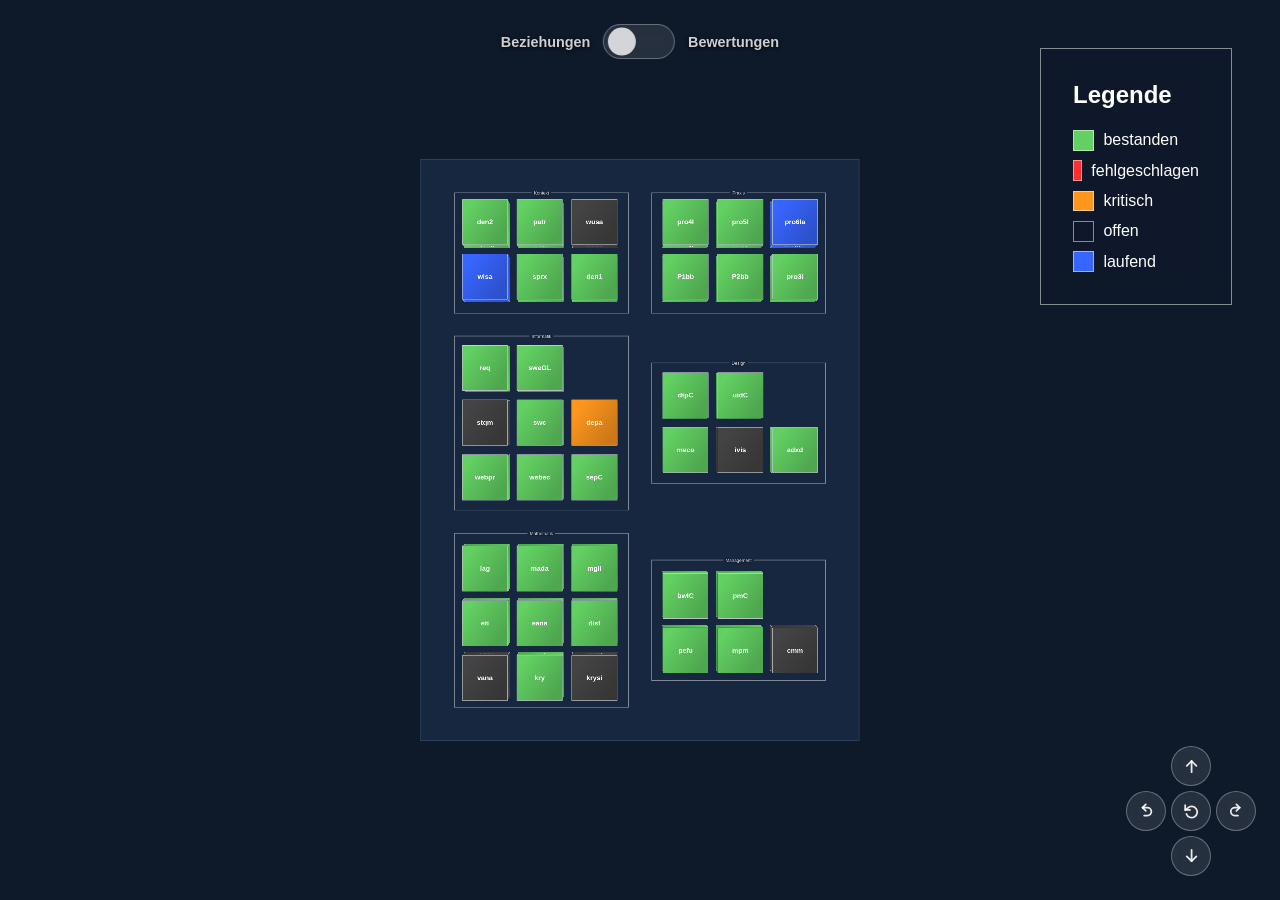
<file: src/index.html>
<!DOCTYPE html>

<html lang="de">

<head>
  <title>Vanilla 3D Web</title>
	<meta charset="utf-8">
	<meta name="description" content="">
	<meta name="keywords" content="">
	<meta name="author" content="">
	<meta name="publisher" content="">
	<meta name="robots" content="index, follow">
	<meta http-equiv="X-UA-Compatible" content="IE=edge">
	<meta name="viewport" content="width=device-width, initial-scale=1">
	<!-- -->
	<link rel="stylesheet" type="text/css" href="style.css">
</head>

<body>
  <svg id="svg-overlay" aria-hidden="true">
    <defs>
      <!-- Repeating vertical band that scrolls upward (bottom → top), giving
           connector strokes a flowing "liquid" gradient instead of dashes. -->
      <linearGradient id="connector-gradient" gradientUnits="userSpaceOnUse" x1="0" y1="0" x2="0" y2="150" spreadMethod="repeat">
        <stop offset="0%"   stop-color="#FFD600" stop-opacity="0.6" />
        <stop offset="50%"  stop-color="#FFFDE7" stop-opacity="1" />
        <stop offset="100%" stop-color="#FFD600" stop-opacity="0.6" />
        <animateTransform attributeName="gradientTransform" type="translate" from="0 0" to="0 -150" dur="2.5s" repeatCount="indefinite" />
      </linearGradient>
    </defs>
  </svg>
  
  <div id="legend">
    <h5>Legende</h5>
    <div class="items-container">
      <div class="item"><div class="color-box" data-status="passed"></div><p>bestanden</p></div>
      <div class="item"><div class="color-box" data-status="failed"></div><p>fehlgeschlagen</p></div>
      <div class="item"><div class="color-box" data-status="critical"></div><p>kritisch</p></div>
      <div class="item"><div class="color-box" data-status="open"></div><p>offen</p></div>
      <div class="item"><div class="color-box" data-status="ongoing"></div><p>laufend</p></div>
    </div>
  </div>

  <div id="view-selector">
    <p>Beziehungen</p>
    <input id="switch" type="checkbox">
    <label for="switch"></label>
    <p>Bewertungen</p>
  </div>

  <div id="scene"></div>

  <script type="module" src="main.js"></script>

</body>
</html>
</file>
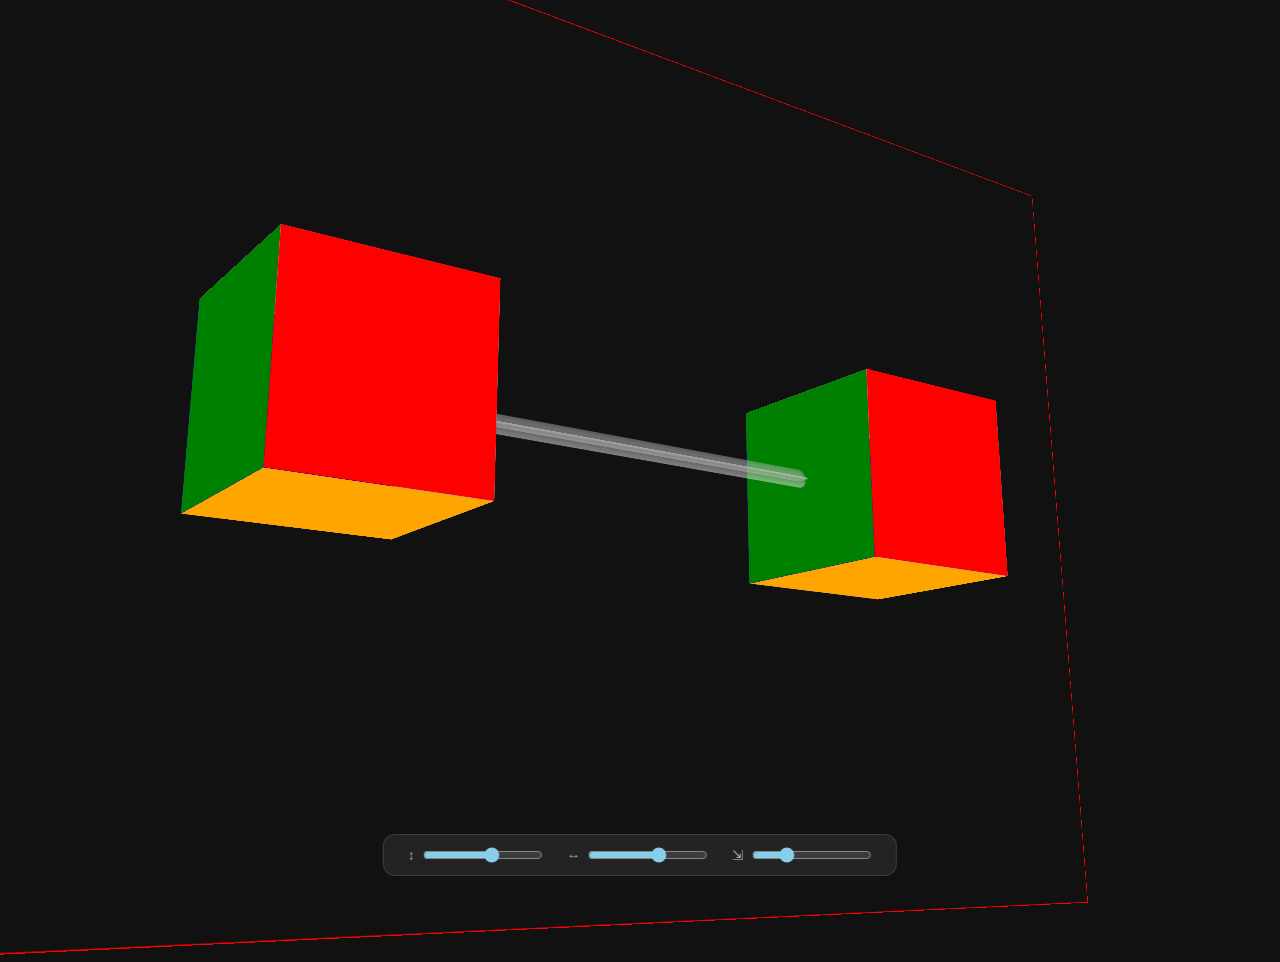
<file: playground/connection/index.html>
<!DOCTYPE html>

<html lang="de">

<head>
	<title>3D-Würfel</title>
	<meta charset="utf-8">
	<!-- -->
	<link rel="stylesheet" type="text/css" href="style.css">
	<link rel="stylesheet" type="text/css" href="">
	<link rel="stylesheet" type="text/css" href="">
	<link rel="stylesheet" type="text/css" href="">
</head>

<body>

	<div class="scene">
        <div class="cube cube--one">
            <div class="cube_face cube_face--front"></div>
            <div class="cube_face cube_face--back"></div>
            <div class="cube_face cube_face--right"></div>
            <div class="cube_face cube_face--left"></div>
            <div class="cube_face cube_face--top"></div>
            <div class="cube_face cube_face--bottom"></div>
        </div>
        <div class="connector">
            <div class="cylinder"></div>
            <div class="cylinder cylinder--top"></div>
        </div>
        <div class="cube cube--two">
            <div class="cube_face cube_face--front"></div>
            <div class="cube_face cube_face--back"></div>
            <div class="cube_face cube_face--right"></div>
            <div class="cube_face cube_face--left"></div>
            <div class="cube_face cube_face--top"></div>
            <div class="cube_face cube_face--bottom"></div>
        </div>
    </div>

<div id="controls">
  <label>↕ <input type="range" data-prop="rx"   min="-85"  max="85"  value="15"  step="1"></label>
  <label>↔ <input type="range" data-prop="ry"   min="-180" max="180" value="35"  step="1"></label>
  <label>⇲ <input type="range" data-prop="zoom" min="0.3"  max="3"   value="1"   step="0.05"></label>
</div>

<script>
  document.querySelectorAll('#controls input[data-prop]').forEach(input => {
    input.addEventListener('input', () => {
      document.documentElement.style.setProperty(`--${input.dataset.prop}`, input.value);
    });
  });
</script>

</body>

</html>
</file>
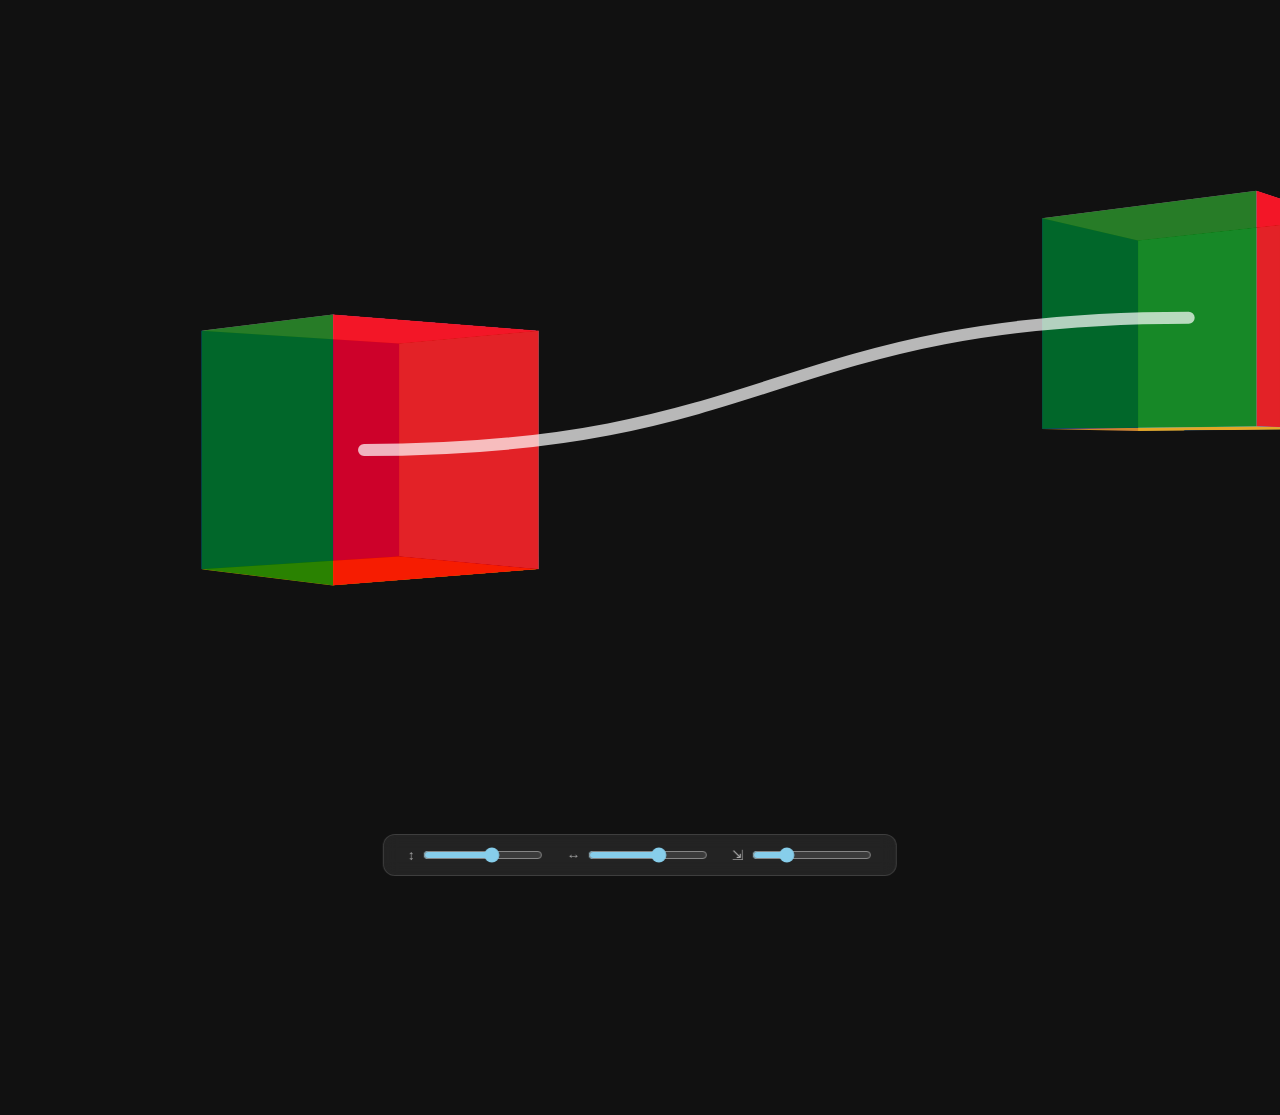
<file: playground/connector-svg-overlay/index.html>
<!DOCTYPE html>

<html lang="de">

<head>
	<title>3D-Würfel</title>
	<meta charset="utf-8">
	<link rel="stylesheet" type="text/css" href="style.css">
</head>

<body>

	<svg id="svg-overlay" aria-hidden="true">
		<path id="connector-path" fill="none" stroke="#fff" stroke-width="12"
			stroke-linecap="round" opacity="0.7"/>
	</svg>

	<div class="scene">
        <div class="cube cube--one">
            <div class="cube_face cube_face--front"></div>
            <div class="cube_face cube_face--back"></div>
            <div class="cube_face cube_face--right"></div>
            <div class="cube_face cube_face--left"></div>
            <div class="cube_face cube_face--top"></div>
            <div class="cube_face cube_face--bottom"></div>
        </div>
        <div class="cube cube--two">
            <div class="cube_face cube_face--front"></div>
            <div class="cube_face cube_face--back"></div>
            <div class="cube_face cube_face--right"></div>
            <div class="cube_face cube_face--left"></div>
            <div class="cube_face cube_face--top"></div>
            <div class="cube_face cube_face--bottom"></div>
        </div>
    </div>

<div id="controls">
  <label>↕ <input type="range" data-prop="rx"   min="-85"  max="85"  value="15"  step="1"></label>
  <label>↔ <input type="range" data-prop="ry"   min="-180" max="180" value="35"  step="1"></label>
  <label>⇲ <input type="range" data-prop="zoom" min="0.3"  max="3"   value="1"   step="0.05"></label>
</div>

<script>
  // controls
  document.querySelectorAll('#controls input[data-prop]').forEach(input => {
    input.addEventListener('input', () => {
      document.documentElement.style.setProperty(`--${input.dataset.prop}`, input.value);
      updateConnector();
    });
  });

  const path = document.getElementById('connector-path');
  const cube1 = document.querySelector('.cube--one');
  const cube2 = document.querySelector('.cube--two');

  function getCenterOnScreen(el) {
    const r = el.getBoundingClientRect();
    return { x: r.left + r.width / 2, y: r.top + r.height / 2 };
  }

  function updateConnector() {
    const a = getCenterOnScreen(cube1);
    const b = getCenterOnScreen(cube2);

    // Kubische Bézier: Kontrollpunkte horizontal versetzt für S-Kurve
    const dx = (b.x - a.x) * 0.5;
    const cp1 = { x: a.x + dx, y: a.y };
    const cp2 = { x: b.x - dx, y: b.y };

    path.setAttribute('d',
      `M ${a.x} ${a.y} C ${cp1.x} ${cp1.y}, ${cp2.x} ${cp2.y}, ${b.x} ${b.y}`
    );
  }

  window.addEventListener('resize', updateConnector);

  requestAnimationFrame(updateConnector);
</script>

</body>

</html>
</file>
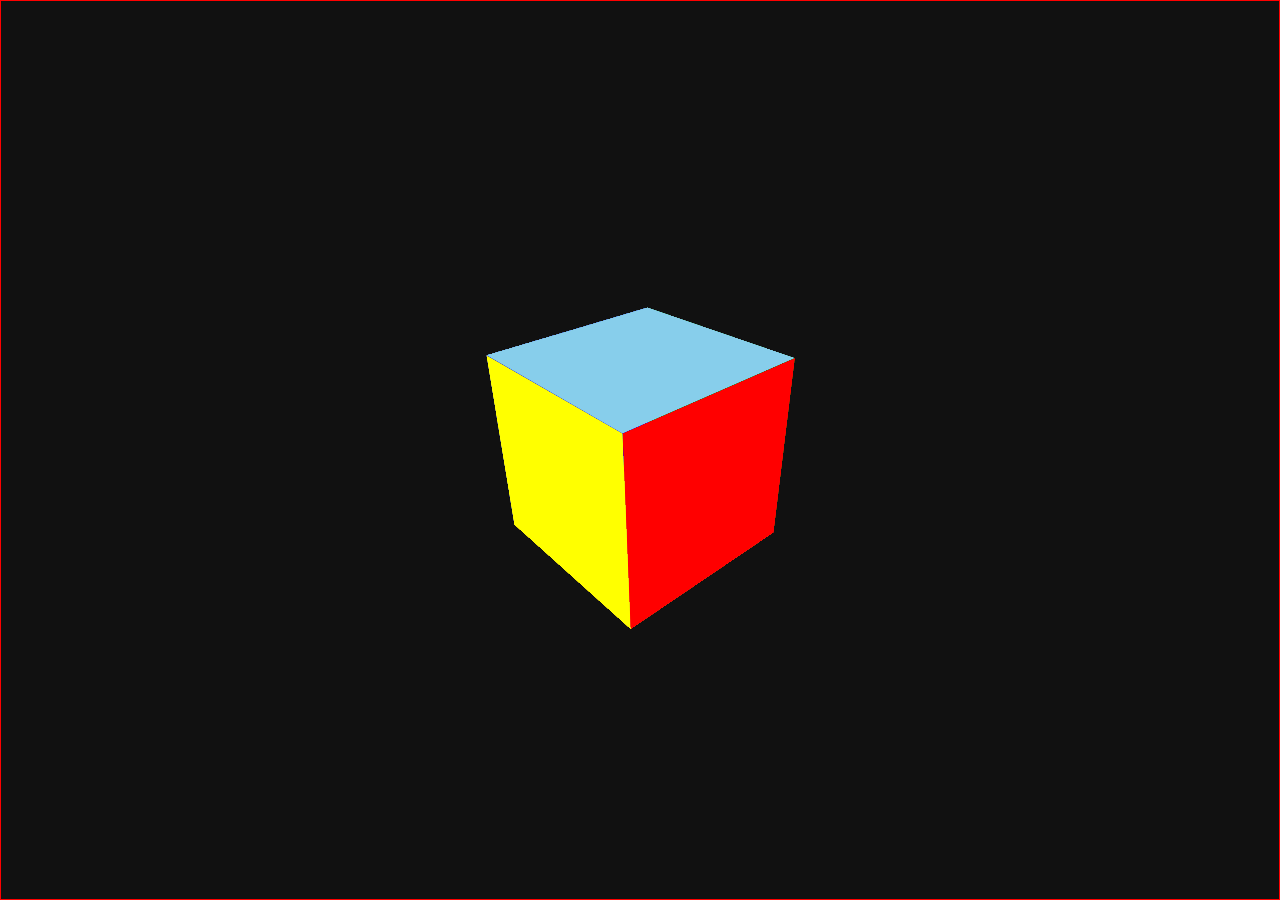
<file: playground/cube/index.html>
<!DOCTYPE html>

<html lang="de">

<head>
	<title>3D-Würfel</title>
	<meta charset="utf-8">
	<!-- -->
	<link rel="stylesheet" type="text/css" href="style.css">
	<link rel="stylesheet" type="text/css" href="">
	<link rel="stylesheet" type="text/css" href="">
	<link rel="stylesheet" type="text/css" href="">
</head>

<body>

	<div class="scene">
        <div class="cube">
            <div class="cube_face cube_face--front"></div>
            <div class="cube_face cube_face--back"></div>
            <div class="cube_face cube_face--right"></div>
            <div class="cube_face cube_face--left"></div>
            <div class="cube_face cube_face--top"></div>
            <div class="cube_face cube_face--bottom"></div>
        </div>
    </div>

</body>

</html>
</file>
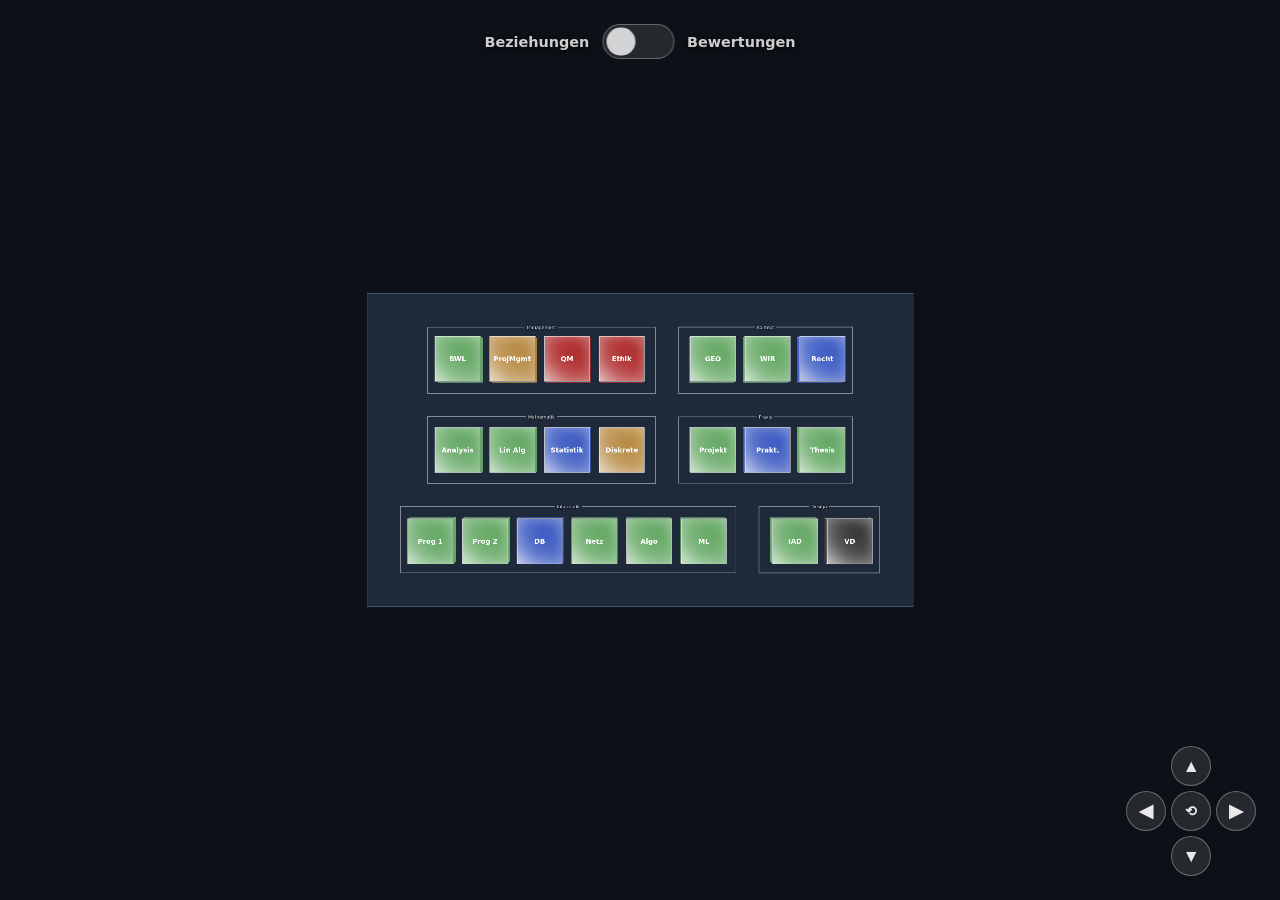
<file: playground/dependency-grade-views/index.html>
<!DOCTYPE html>
<html lang="en">
<head>
  <meta charset="UTF-8" />
  <meta name="viewport" content="width=device-width, initial-scale=1.0" />
  <title>Dependency / Grade Views — Module Groups</title>
  <link rel="stylesheet" href="style.css" />
</head>
<body>
  <svg id="svg-overlay" aria-hidden="true">
    <defs>
      <!-- Repeating vertical band that scrolls upward (bottom → top), giving
           connector strokes a flowing "liquid" gradient instead of dashes. -->
      <linearGradient id="connector-gradient" gradientUnits="userSpaceOnUse" x1="0" y1="0" x2="0" y2="150" spreadMethod="repeat">
        <stop offset="0%"   stop-color="#FFD600" stop-opacity="0.6" />
        <stop offset="50%"  stop-color="#FFFDE7" stop-opacity="1" />
        <stop offset="100%" stop-color="#FFD600" stop-opacity="0.6" />
        <animateTransform attributeName="gradientTransform" type="translate" from="0 0" to="0 -150" dur="2.5s" repeatCount="indefinite" />
      </linearGradient>
    </defs>
  </svg>
  <div id="view-selector">
    <p>Beziehungen</p>
    <input id="switch" type="checkbox">
    <label for="switch"></label>
    <p>Bewertungen</p>
  </div>
  <div id="scene"></div>
  <script type="module" src="src/main.js"></script>
</body>
</html>
</file>
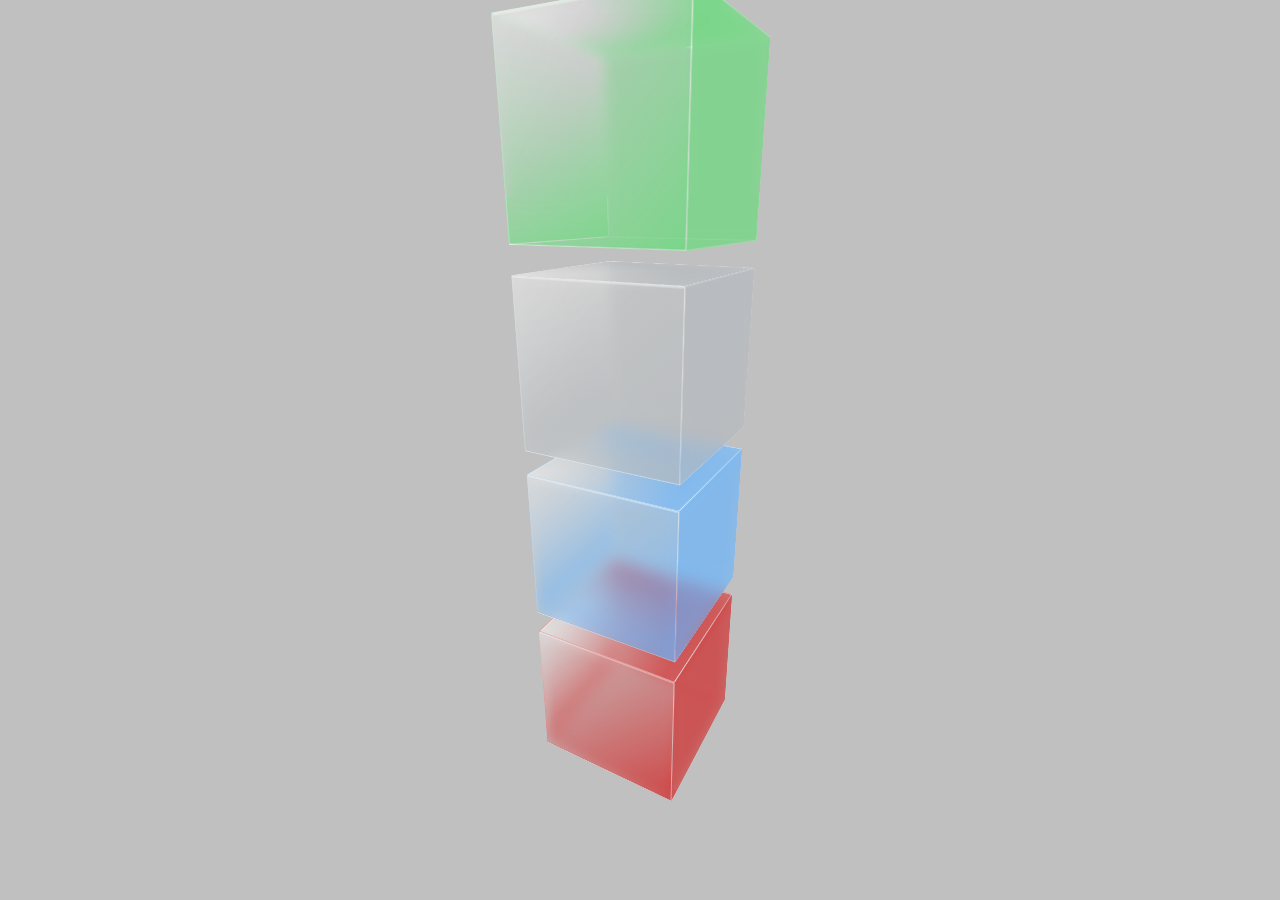
<file: playground/glass-cube/index.html>
<!DOCTYPE html>
<html lang="en">
<head>
  <meta charset="UTF-8" />
  <meta name="viewport" content="width=device-width, initial-scale=1.0" />
  <title>Glass Cube</title>
  <link rel="stylesheet" href="style.css" />
</head>
<body>
  <div class="scene">

    <div class="stack">

      <div class="cube light-green">
        <div class="cube_face cube_face--front"></div>
        <div class="cube_face cube_face--back"></div>
        <div class="cube_face cube_face--right"></div>
        <div class="cube_face cube_face--left"></div>
        <div class="cube_face cube_face--top"></div>
        <div class="cube_face cube_face--bottom"></div>
      </div>

      <div class="cube light-blue">
        <div class="cube_face cube_face--front"></div>
        <div class="cube_face cube_face--back"></div>
        <div class="cube_face cube_face--right"></div>
        <div class="cube_face cube_face--left"></div>
        <div class="cube_face cube_face--top"></div>
        <div class="cube_face cube_face--bottom"></div>
      </div>

      <div class="cube dark-blue">
        <div class="cube_face cube_face--front"></div>
        <div class="cube_face cube_face--back"></div>
        <div class="cube_face cube_face--right"></div>
        <div class="cube_face cube_face--left"></div>
        <div class="cube_face cube_face--top"></div>
        <div class="cube_face cube_face--bottom"></div>
      </div>

      <div class="cube dark-orange">
        <div class="cube_face cube_face--front"></div>
        <div class="cube_face cube_face--back"></div>
        <div class="cube_face cube_face--right"></div>
        <div class="cube_face cube_face--left"></div>
        <div class="cube_face cube_face--top"></div>
        <div class="cube_face cube_face--bottom"></div>
      </div>

    </div>
  </div>
  <script src="controls.js"></script>
</body>
</html>
</file>
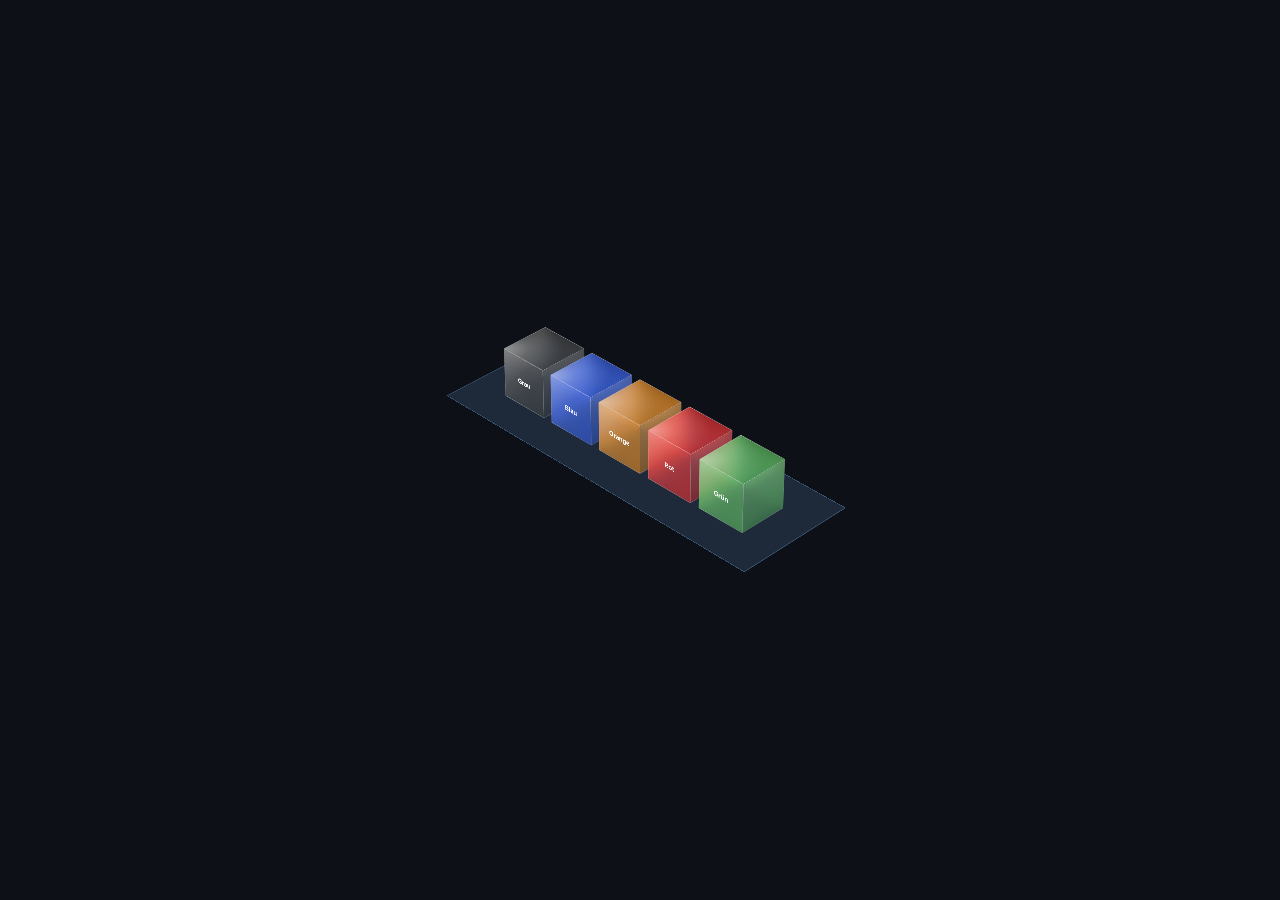
<file: playground/glow/index.html>
<!DOCTYPE html>

<html lang="en">

<head>
    <meta charset="UTF-8" />
    <meta name="viewport" content="width=device-width, initial-scale=1.0" />
    <title>Glow-Effect</title>
    <link rel="preconnect" href="https://fonts.googleapis.com">
	<link rel="preconnect" href="https://fonts.gstatic.com" crossorigin>
	<link href="https://fonts.googleapis.com/css2?family=Inter:ital,opsz,wght@0,14..32,100..900;1,14..32,100..900&display=swap" rel="stylesheet">
    <link rel="stylesheet" href="style.css" />
</head>

<body>
    <div id="scene"></div>
    <script type="module" src="script.js"></script>
</body>
</html>
</file>
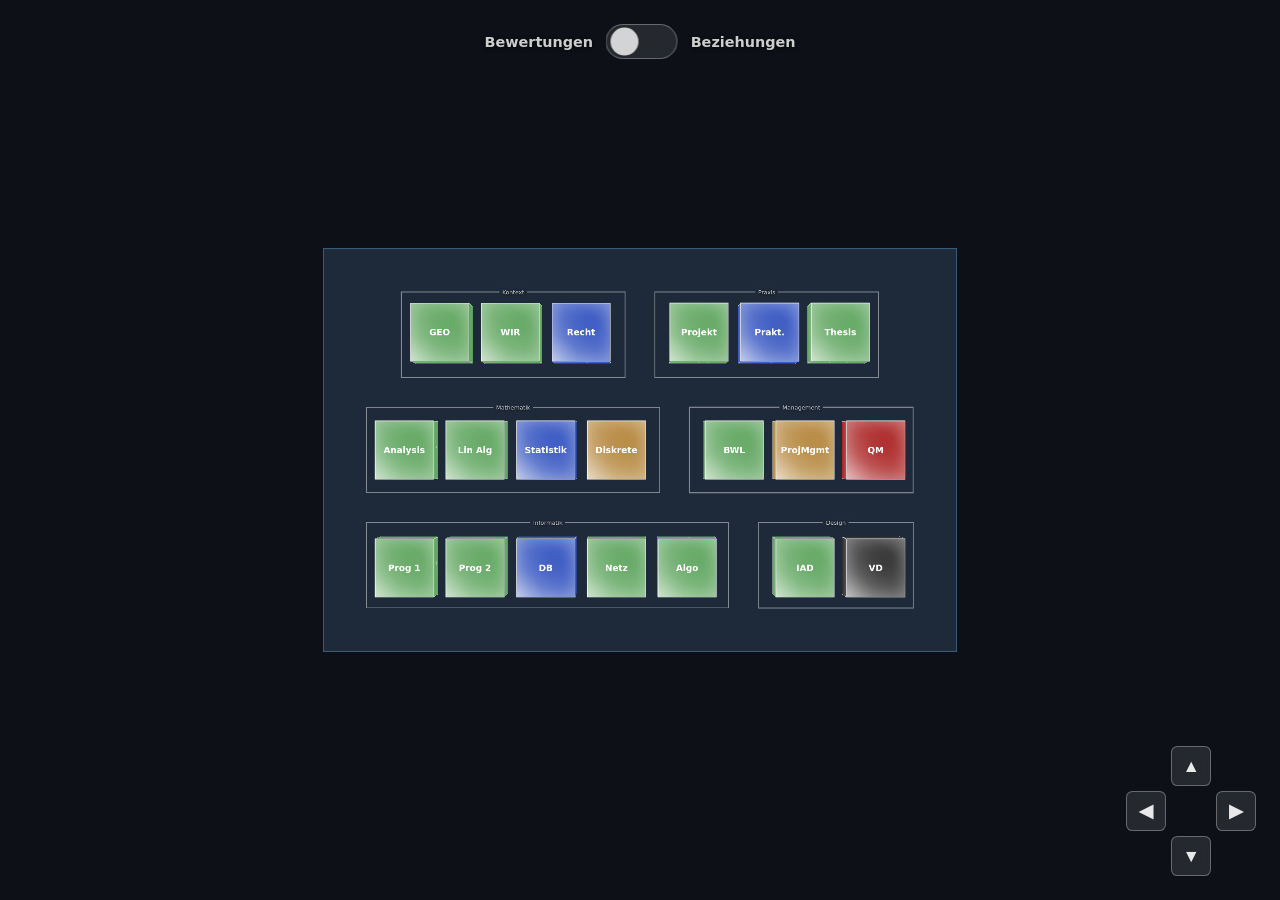
<file: playground/groundlayer/index.html>
<!DOCTYPE html>
<html lang="en">
<head>
  <meta charset="UTF-8" />
  <meta name="viewport" content="width=device-width, initial-scale=1.0" />
  <title>Ground Layer — Module Groups</title>
  <link rel="stylesheet" href="style.css" />
</head>
<body>
  <svg id="svg-overlay" aria-hidden="true">
    <defs>
      <!-- Repeating vertical band that scrolls upward (bottom → top), giving
           connector strokes a flowing "liquid" gradient instead of dashes. -->
      <linearGradient id="connector-gradient" gradientUnits="userSpaceOnUse" x1="0" y1="0" x2="0" y2="60" spreadMethod="repeat">
        <stop offset="0%"   stop-color="#FFD600" stop-opacity="0.6" />
        <stop offset="50%"  stop-color="#FFFDE7" stop-opacity="1" />
        <stop offset="100%" stop-color="#FFD600" stop-opacity="0.6" />
        <animateTransform attributeName="gradientTransform" type="translate" from="0 0" to="0 -60" dur="1s" repeatCount="indefinite" />
      </linearGradient>
    </defs>
  </svg>
  <div id="view-selector">
    <p>Bewertungen</p>
    <input id="switch" type="checkbox">
    <label for="switch"></label>
    <p>Beziehungen</p>
  </div>
  <div id="scene"></div>
  <script type="module" src="src/main.js"></script>
</body>
</html>
</file>
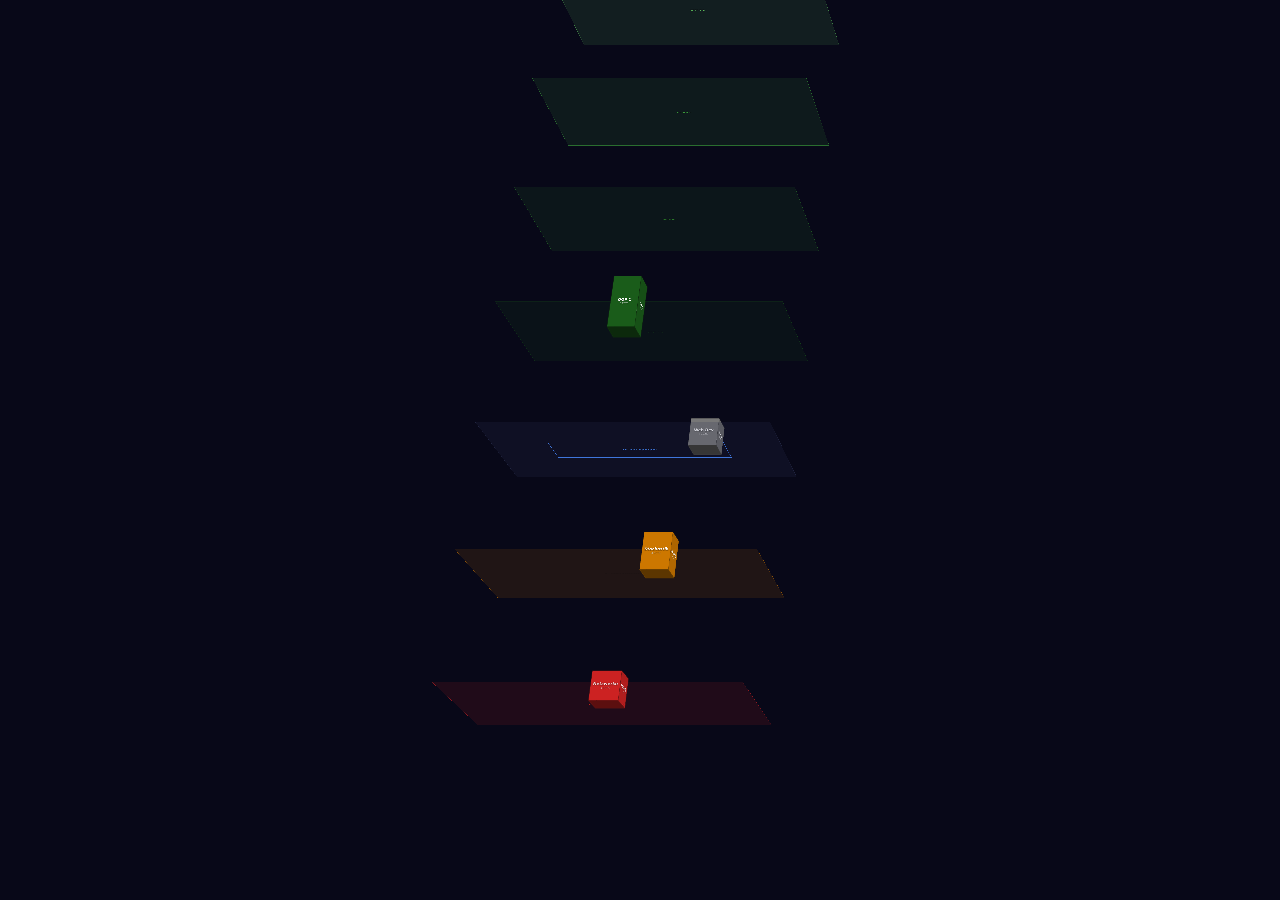
<file: playground/module-plan/index.html>
<!DOCTYPE html>
<html lang="de">
<head>
  <meta charset="UTF-8" />
  <meta name="viewport" content="width=device-width, initial-scale=1.0" />
  <title>Modulplan 3D</title>
  <link rel="stylesheet" href="style.css" />
</head>
<body>
  <div id="scene"></div>
  <script type="module" src="src/main.js"></script>
</body>
</html>
</file>
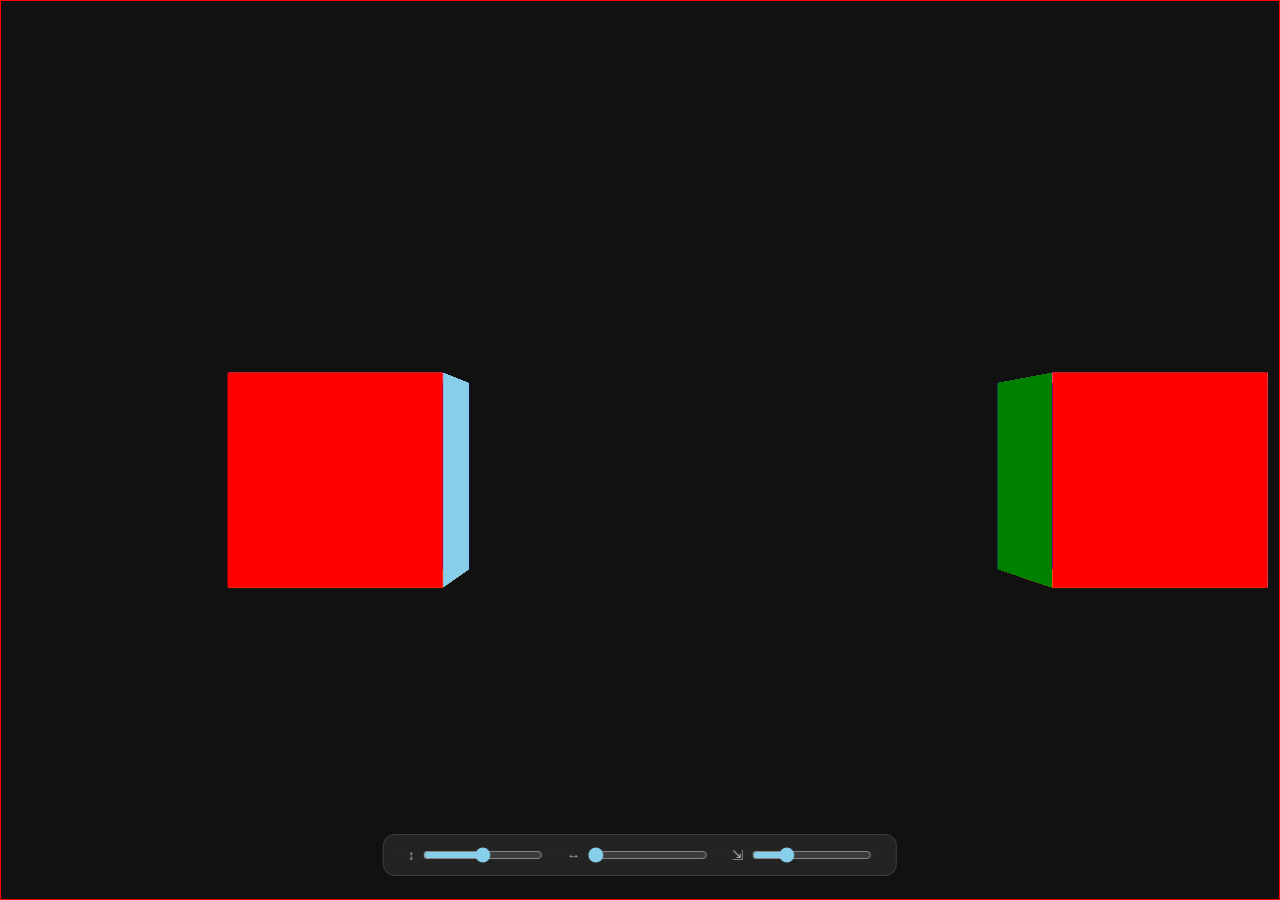
<file: playground/moving/index.html>
<!DOCTYPE html>

<html lang="de">

<head>
	<title>3D-Würfel</title>
	<meta charset="utf-8">
	<!-- -->
	<link rel="stylesheet" type="text/css" href="style.css">
	<link rel="stylesheet" type="text/css" href="">
	<link rel="stylesheet" type="text/css" href="">
	<link rel="stylesheet" type="text/css" href="">
</head>

<body>

	<div class="scene">
    <div class="cube cube--one">
      <div class="cube_face cube_face--front"></div>
      <div class="cube_face cube_face--back"></div>
      <div class="cube_face cube_face--right"></div>
      <div class="cube_face cube_face--left"></div>
      <div class="cube_face cube_face--top"></div>
      <div class="cube_face cube_face--bottom"></div>
    </div>
    <!--<div class="connector">
      <div class="cylinder"></div>
      <div class="cylinder cylinder--top"></div>
    </div>-->
    <div class="cube cube--two">
      <div class="cube_face cube_face--front"></div>
      <div class="cube_face cube_face--back"></div>
      <div class="cube_face cube_face--right"></div>
      <div class="cube_face cube_face--left"></div>
      <div class="cube_face cube_face--top"></div>
      <div class="cube_face cube_face--bottom"></div>
    </div>
  </div>

  <div id="controls">
    <label>↕ <input type="range" data-prop="rx"   min="-85"  max="85"  value="0"  step="1"></label>
    <label>↔ <input type="range" data-prop="ry"   min="0" max="360" value="0"  step="1"></label>
    <label>⇲ <input type="range" data-prop="zoom" min="0.3"  max="3"   value="1"   step="0.05"></label>
  </div>

  <script type="text/javascript" src="script.js"></script>

</body>

</html>
</file>
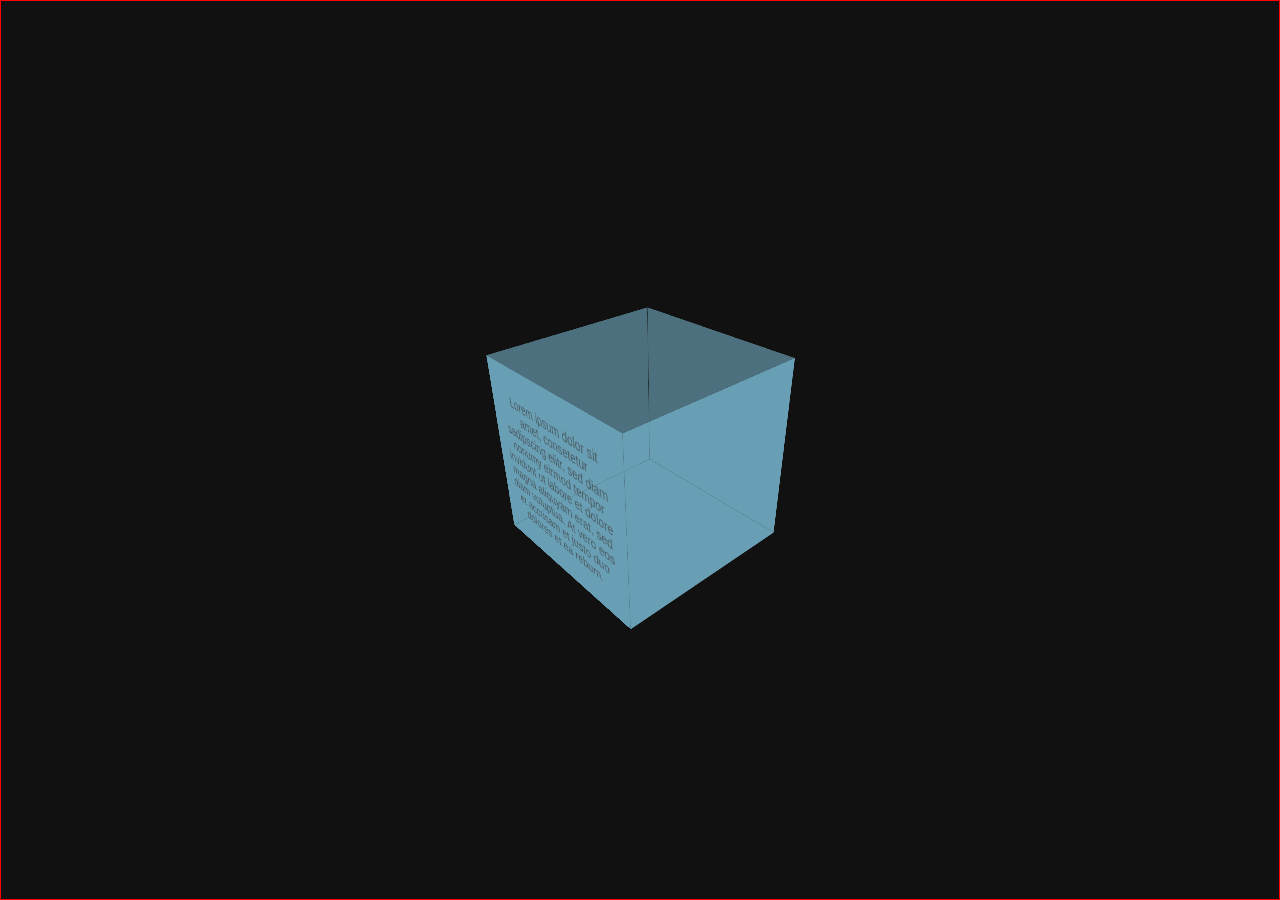
<file: playground/surface/index.html>
<!DOCTYPE html>

<html lang="de">

<head>
	<title>3D-Würfel</title>
	<meta charset="utf-8">
	<!-- -->
	<link rel="stylesheet" type="text/css" href="style.css">
	<link rel="stylesheet" type="text/css" href="">
	<link rel="stylesheet" type="text/css" href="">
	<link rel="stylesheet" type="text/css" href="">
</head>

<body>

	<div class="scene">
        <div class="cube">
            <div class="cube_face cube_face--front cube_face--video">
                <video autoplay muted loop>
                    <source src="https://www.pexels.com/download/video/8855044/" type="video/mp4">
                </video>
            </div>
            <div class="cube_face cube_face--back"></div>
            <div class="cube_face cube_face--right"></div>
            <div class="cube_face cube_face--left cube_face--text">
                <p>Lorem ipsum dolor sit amet, consetetur sadipscing elitr, sed diam nonumy eirmod tempor invidunt ut labore et dolore magna aliquyam erat, sed diam voluptua. At vero eos et accusam et justo duo dolores et ea rebum.</p>
            </div>
            <div class="cube_face cube_face--top cube_face--photo"></div>
            <div class="cube_face cube_face--bottom"></div>
        </div>
    </div>

    

</body>

</html>
</file>
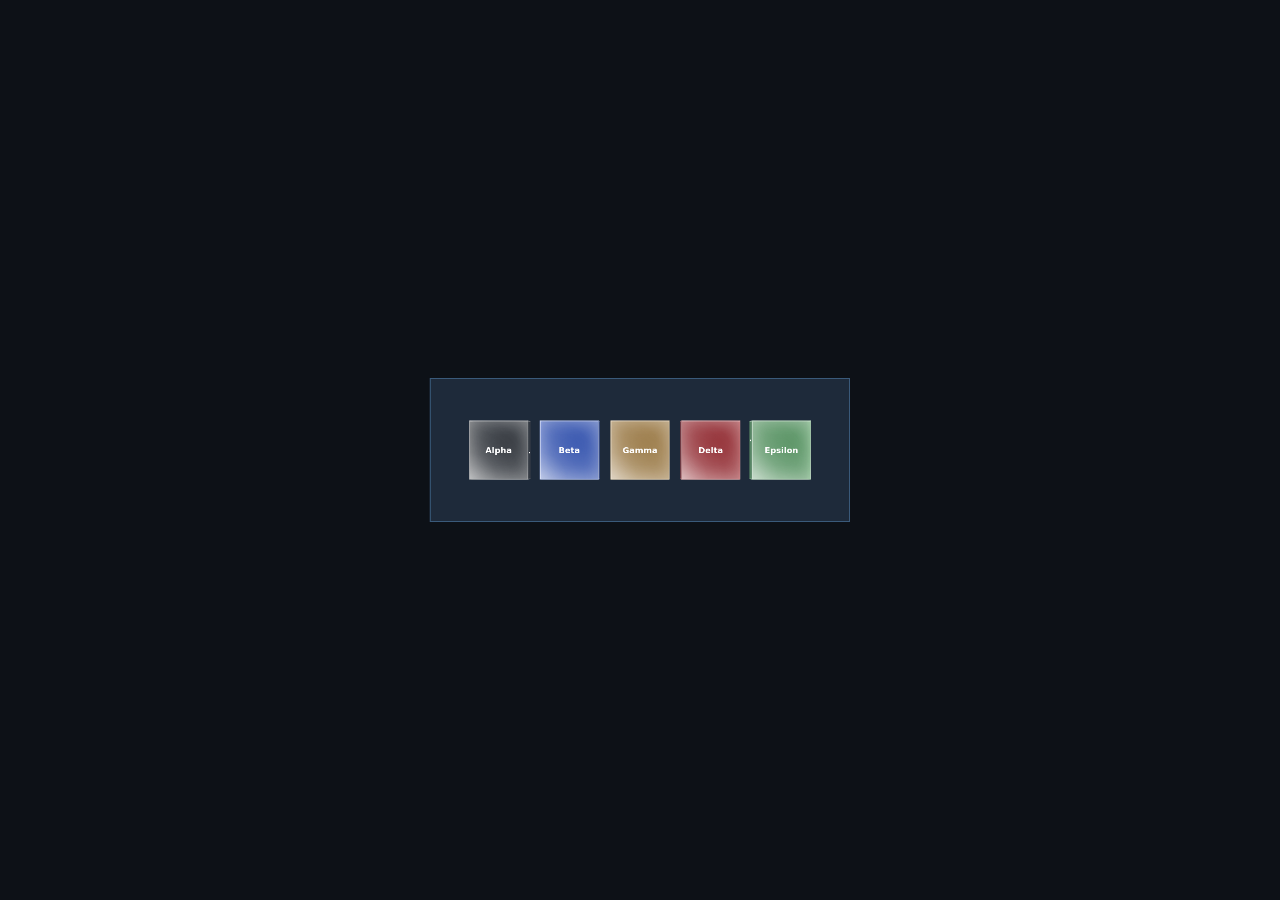
<file: playground/topdown-demo/index.html>
<!DOCTYPE html>
<html lang="en">
<head>
  <meta charset="UTF-8" />
  <meta name="viewport" content="width=device-width, initial-scale=1.0" />
  <title>Top-Down Cubes</title>
  <link rel="stylesheet" href="style.css" />
</head>
<body>
  <div id="scene"></div>
  <script type="module" src="src/main.js"></script>
</body>
</html>
</file>
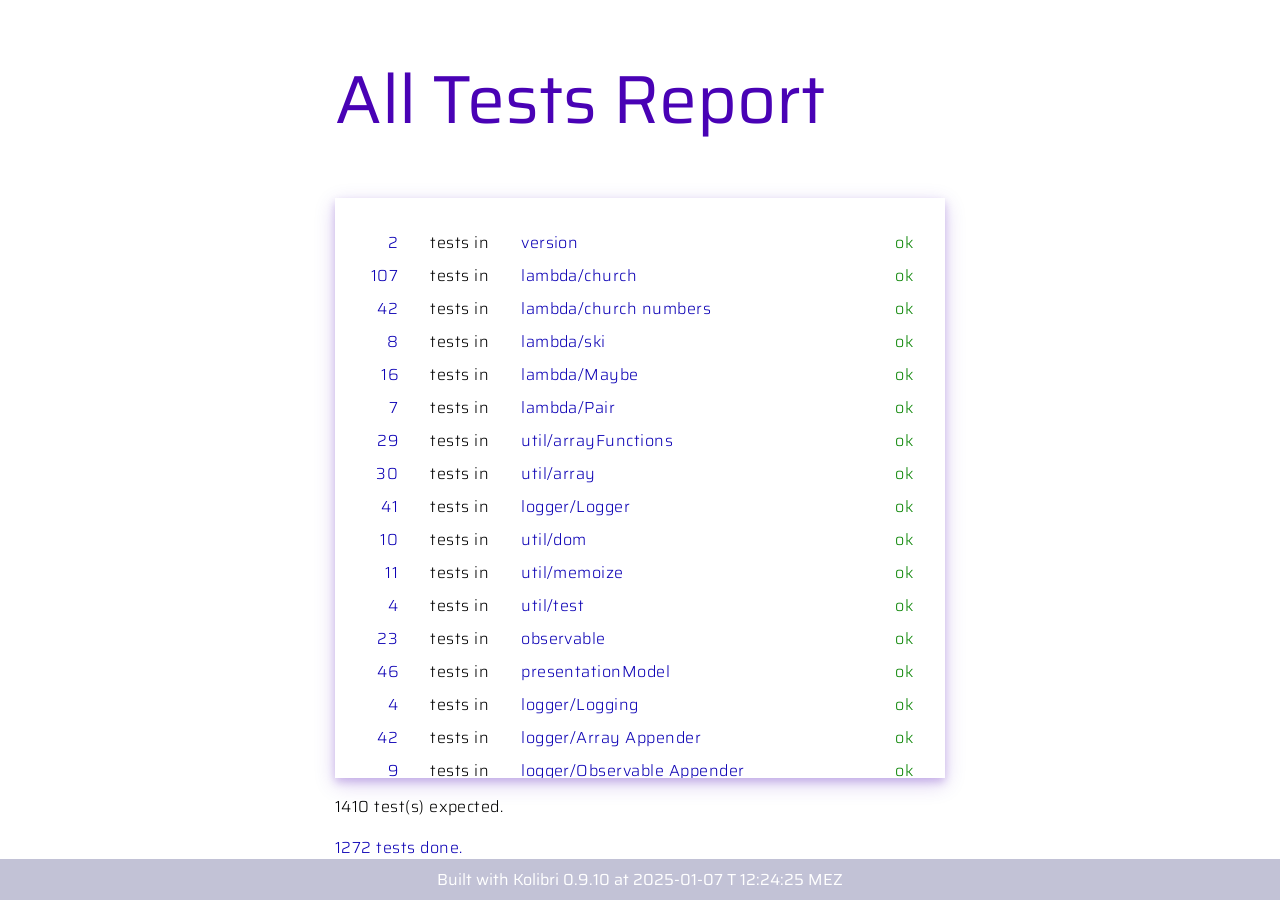
<file: kolibri-dist-0.9.10/allTests.html>
<!DOCTYPE html>
<html lang="en">
<head>
    <title> All Tests </title>
    <link rel="shortcut icon" type="image/png" href="img/logo/logo-60x54.png"/>
    <link rel="stylesheet"                     href="css/testUi.css">
    <style>

    </style>
</head>
<body>
<h1>All Tests Report</h1>
<div id="out"></div>

<p> 1410 test(s) expected.</p>
<p id="grossTotal">Check console for possible errors.</p>

<footer></footer>

<script src="kolibri/util/testUi-support.js" type="module"></script>
<script src="allTestsSuite.js" type="module"></script>

</body>
</html>
</file>
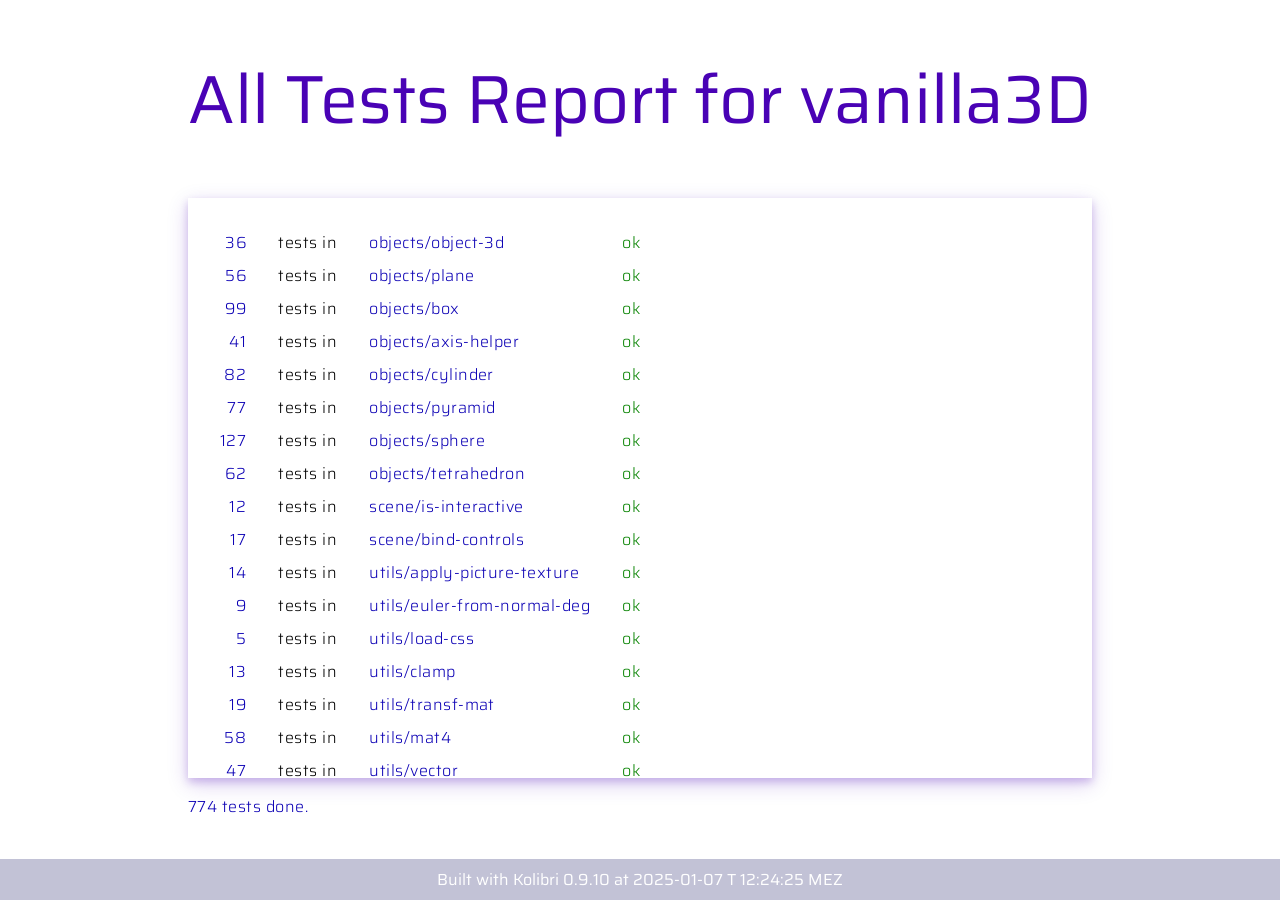
<file: vanilla_3d/allTests.html>
<!DOCTYPE html>
<html lang="en">
<head>
    <title> All Tests </title>
    <link rel="shortcut icon" type="image/png" href="../kolibri-dist-0.9.10/img/logo/logo-60x54.png"/>
    <link rel="stylesheet"                     href="../kolibri-dist-0.9.10/css/testUi.css">
    <style>

    </style>
</head>
<body>
<h1>All Tests Report for vanilla3D</h1>
<div id="out"></div>

<!--<p> 1410 test(s) expected.</p>-->
<p id="grossTotal">Check console for possible errors.</p>

<footer></footer>

<script src="../kolibri-dist-0.9.10/kolibri/util/testUi-support.js" type="module"></script>
<script src="allTestsSuite.js" type="module"></script>

</body>
</html>
</file>
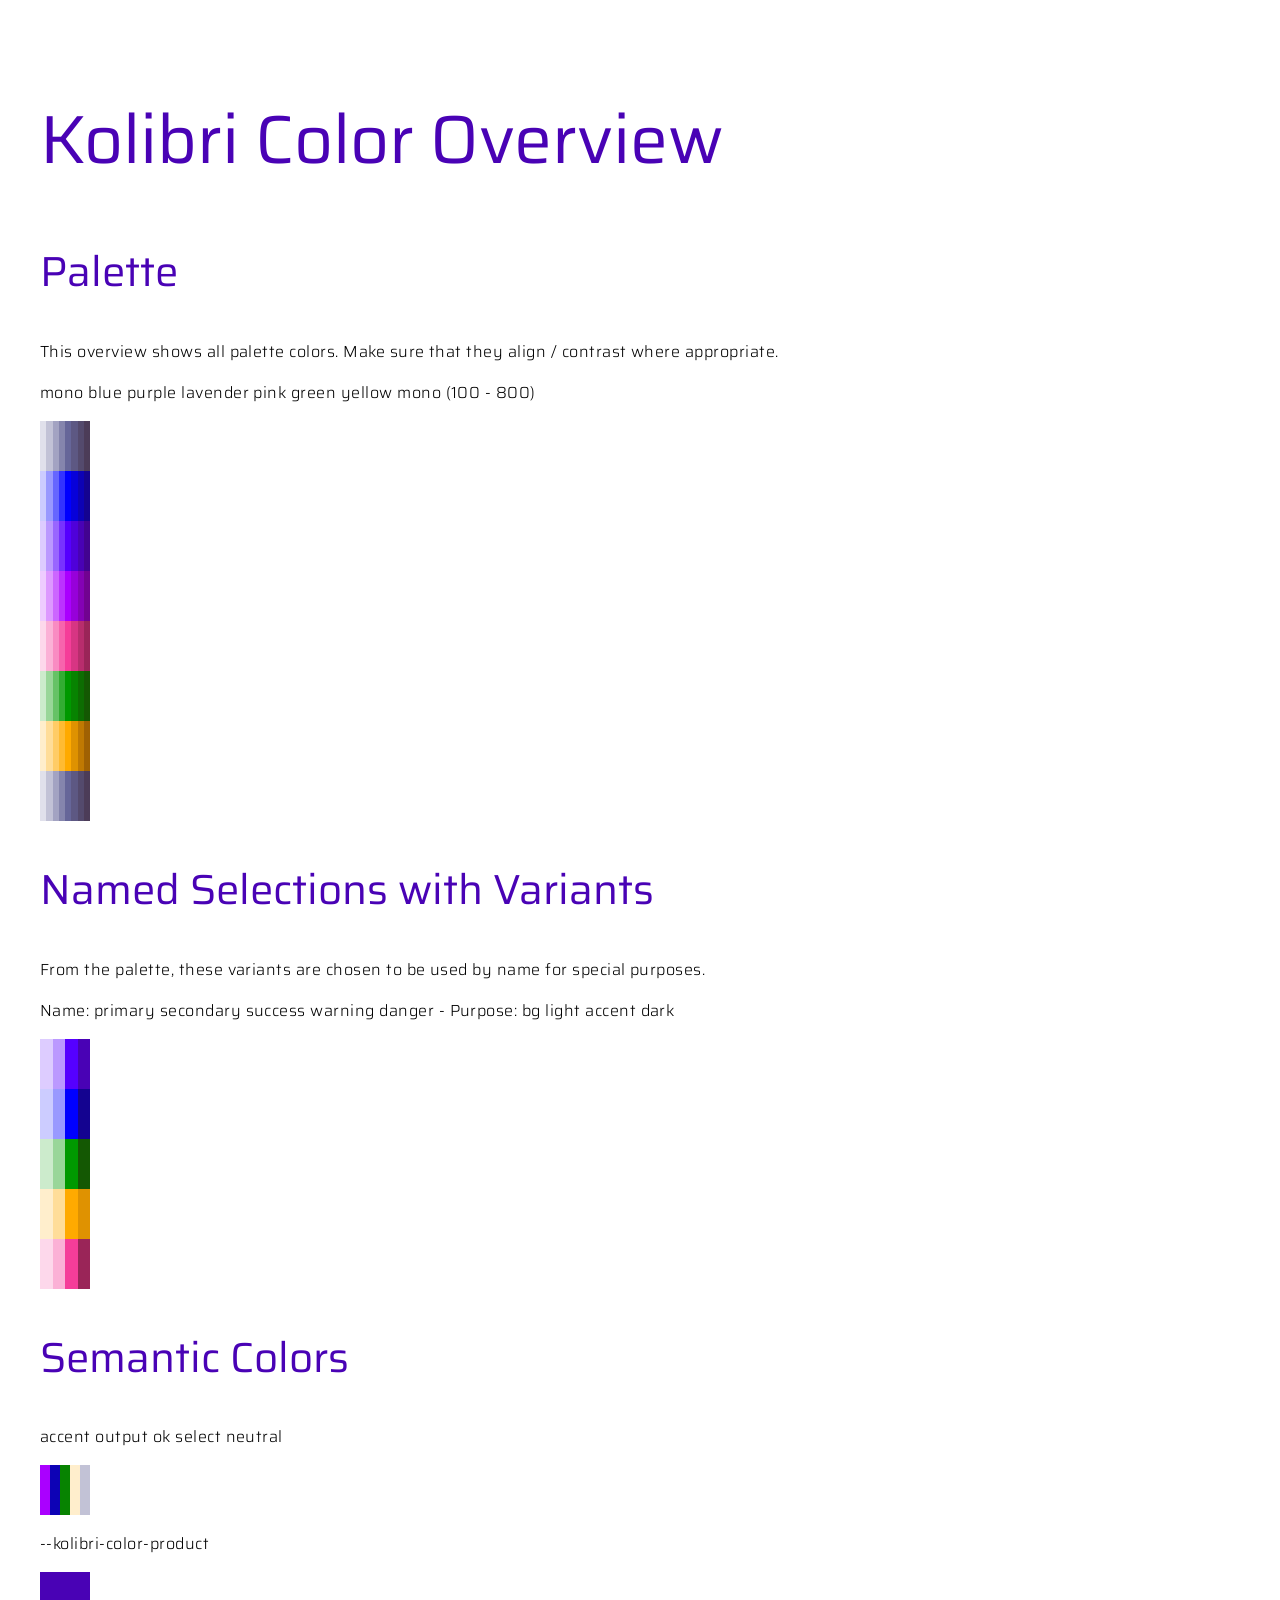
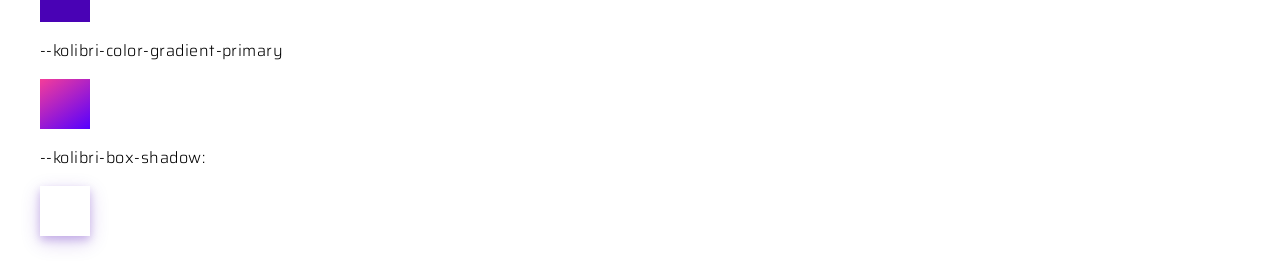
<file: kolibri-dist-0.9.10/css/colors-overview.html>
<!DOCTYPE html>
<html lang="en">
<head>
    <meta charset="UTF-8">
    <title>Kolibri Color Overview</title>
    <link rel="stylesheet" href="kolibri-base.css">
    <style>
        .squares {
            display: flex;
            /*change below to validate transparency against black */
            /*background-color: black;*/
        }
        div {
            width:          50px;
            aspect-ratio:   1 / 1;
            /*change below to validate color changes with breaks */
            /*margin:         1px;*/
        }
        body > p {
            margin-top: 1em;
        }
        body {
            padding: 2em;
        }
    </style>
</head>
<body>
<h1>Kolibri Color Overview</h1>

<h2>Palette</h2>
<p>This overview shows all palette colors. Make sure that they align / contrast where appropriate.</p>
<p>mono blue purple lavender pink green yellow mono (100 - 800)</p>
<script>
    let out = "";
    "mono blue purple lavender pink green yellow mono".split(" ").forEach( colorName => {
        out += `<div class="squares">`;
        [1,2,3,4,5,6,7,8].forEach( step => {
            out += `<div title="${colorName} ${step}00" style="background-color: var(--kolibri-palette-${colorName}-${step}00)"></div>`;
        });
        out += `</div>`;
    });
    document.writeln(out);
</script>

<h2>Named Selections with Variants</h2>
<p>From the palette, these variants are chosen to be used by name for special purposes.</p>
<p>Name: primary secondary success warning danger -  Purpose: bg light accent dark</p>
<script>
    out = "";
    "primary secondary success warning danger".split(" ").forEach( semantic => {
        out += `<div class="squares">`;
        "bg light accent dark".split(" ").forEach( mod => {
            out += `<div title="${semantic} ${mod}" style="background-color: var(--kolibri-color-${semantic}-${mod})"></div>`;
        });
        out += `</div>`;
    });
    document.writeln(out);
</script>

<h2>Semantic Colors</h2>
<p>accent output ok select neutral</p>
<script>
    out = "";
    "kolibri".split(" ").forEach( _semantic => {
        out += `<div class="squares">`;
        "accent output ok select neutral".split(" ").forEach( mod => {
            out += `<div title="${mod}" style="background-color: var(--kolibri-color-${mod})"></div>`;
        });
        out += `</div>`;
    });
    document.writeln(out);
</script>

<p>--kolibri-color-product</p>
<div style="background-color: var(--kolibri-color-product)"></div>

<p>--kolibri-color-gradient-primary</p>
<div style="background-image: var(--kolibri-color-gradient-primary)"></div>

<p>--kolibri-box-shadow:</p>
<div style="box-shadow: var(--kolibri-box-shadow)"></div>



</body>
</html>
</file>
<file: src/style.css>
@charset "utf-8";

/********************************************************************************************************************************

    [Table of contents]

    01. General
    02. Szene
    03. Legende
    04. Switch
    05. Controls
    06. Bodenplatte
    07. Modulgruppen
    08. Würfel
    09. Abhängigkeiten
    10. Bewertungsbox
    11. Notenskala


/********************************************************************************************************************************/
/***** General ******************************************************************************************************************/
/********************************************************************************************************************************/

:root {
    --font: "Inter", Arial, sans-serif;

    --cl-module-passed: 98 208 98;
    --cl-module-critical: 255 150 30;
    --cl-module-failed: 255 46 46;
    --cl-module-ongoing: 55 101 255;
    --cl-module-open: 68 68 68;

    --cl-bluetone1: 14 25 42;
    --cl-bluetone2: 23 39 64;
    --cl-bluetone3: 61 82 114;
    --cl-bluetone4: 133 152 182;
    --cl-bluetone5: 206 216 233;
    --cl-bluetone6: 235 239 245;

    --cl-white: 255 255 255;
    --cl-yellow: 255 214 0;
}

*, *::before, *::after {
    box-sizing: border-box;
    margin: 0;
}

html,
body {
    overflow: hidden;
    font-family: var(--font);
    font-weight: 300;
    color: rgb(var(--cl-white));
    background: rgb(var(--cl-bluetone1));
}

h1,
h2,
h3,
h4,
h5,
h6 {
    font-family: var(--font);
    font-weight: 600;
    line-height: 1.2;
    letter-spacing: 0;
}

h1 { font-size: 4.5rem; }
h2 { font-size: 3.5rem; }
h3 { font-size: 2.5rem; }
h4 { font-size: 2rem; }
h5 { font-size: 1.5rem; }
h6 { font-size: 1rem; }


/*******************************************************************************************************************************/
/***** Szene *******************************************************************************************************************/
/*******************************************************************************************************************************/

#scene {
    position: fixed;
    inset: 0;
    width: 100vw;
    height: 100vh;
    perspective-origin: center center;
}

#scene.view-transitioning .coords {
    transition: transform 0.7s ease;
}

.box.object-3d {
    transition: transform 0.6s ease;
}

#svg-overlay {
    position: fixed;
    inset: 0;
    width: 100%;
    height: 100%;
    pointer-events: none;
    z-index: 10;
}


/*******************************************************************************************************************************/
/***** Legende******************************************************************************************************************/
/*******************************************************************************************************************************/

#legend {
    display: flex;
    flex-direction: column;
    gap: 1.25em;
    width: 15%;
    padding: 2em;
    border: 1px solid rgba(var(--cl-white) / 0.5);
    background: rgba(var(--cl-bluetone1) / 0.5);
    backdrop-filter: blur(1em);
    position: absolute;
    top: 3em;
    right: 3em;
    z-index: 1000;
}

#legend .items-container {
    display: flex;
    flex-direction: column;
    gap: 0.6em;
}

#legend .items-container .item {
    display: flex;
    flex-direction: row;
    gap: 0.6em;
    justify-content: flex-start;
    align-items: center;
}

#legend .items-container .item .color-box {
    width: 1.3em;
    height: 1.3em;
    border: 1px solid rgba(var(--cl-white) / 0.5);
    background: rgb(var(--cl-status));
}

.color-box[data-status="not_started"] { --cl-status: var(--cl-module-open); }
.color-box[data-status="ongoing"] {     --cl-status: var(--cl-module-ongoing); }
.color-box[data-status="critical"] {    --cl-status: var(--cl-module-critical); }
.color-box[data-status="failed"] {      --cl-status: var(--cl-module-failed); }
.color-box[data-status="passed"] {      --cl-status: var(--cl-module-passed); }


/*******************************************************************************************************************************/
/***** Switch ******************************************************************************************************************/
/*******************************************************************************************************************************/

#view-selector {
    --switch-width: 4.5em;
    --switch-height: 2.2em;
    --switch-gap: 0.2em;
    --toggle-size: 1.8em;

    position: fixed;
    top: 1.5rem;
    left: 50%;
    transform: translateX(-50%);
    z-index: 20;
    display: flex;
    flex-direction: row;
    align-items: center;
    gap: 0.8em;
}

#view-selector p {
    font-family: var(--font);
    font-size: 0.9em;
    font-weight: 700;
    color: rgb(255 255 255 / 0.8);
    text-shadow: 0 1px 4px rgb(0 0 0 / 0.9);
}

#view-selector label {
    display: block;
    position: relative;
    width: var(--switch-width);
    height: var(--switch-height);
    border-radius: var(--switch-width);
    border: 1px solid rgb(255 255 255 / 0.3);
    background: rgb(255 255 255 / 0.1);
    backdrop-filter: blur(6px);
    -webkit-backdrop-filter: blur(6px);
    cursor: pointer;
}

#view-selector label::after {
    content: "";
    display: block;
    position: absolute;
    top: 50%;
    left: var(--switch-gap);
    transform: translateY(-50%);
    width: var(--toggle-size);
    height: var(--toggle-size);
    border-radius: 100%;
    background: rgb(var(--cl-white) / 0.8);
    transition: left 0.3s ease;
}

#view-selector input[type="checkbox"]:checked + label::after {
    left: calc(var(--switch-width) - (var(--toggle-size) + var(--switch-gap)));
}

#view-selector input[type="checkbox"] {
    display: none;
    height: 0;
    width: 0;
}


/*******************************************************************************************************************************/
/***** Controls ****************************************************************************************************************/
/*******************************************************************************************************************************/

.dpad {
    position: fixed;
    bottom: 1.5rem;
    z-index: 20;
    display: grid;
    grid-template-areas:
        ".     up      ."
        "left  center  right"
        ".     down    .";
    grid-template-columns: 2.5rem 2.5rem 2.5rem;
    grid-template-rows: 2.5rem 2.5rem 2.5rem;
    gap: 0.3rem;
    justify-items: center;
}

.dpad--rotate {
    right: 1.5rem;
}

.dpad__button {
    display: grid;
    place-items: center;
    width: 100%;
    height: 100%;
    color: rgb(var(--cl-white) / 0.9);
    background: rgb(var(--cl-white) / 0.1);
    border: 1px solid rgb(var(--cl-white) / 0.3);
    border-radius: 50%;
    cursor: pointer;
    user-select: none;
    touch-action: none;
    backdrop-filter: blur(6px);
    -webkit-backdrop-filter: blur(6px);
    transition: background 0.2s ease, border-color 0.2s ease;
}

.dpad__button svg {
    width: 1.2rem;
    height: 1.2rem;
    fill: none;
    stroke: currentColor;
    stroke-width: 2.2;
    stroke-linecap: round;
    stroke-linejoin: round;
}

.dpad__button:hover {
    background: rgb(var(--cl-white) / 0.2);
    border-color: rgb(var(--cl-white) / 0.5);
}

.dpad__button:active {
    background: rgb(var(--cl-white) / 0.3);
}

.dpad__button--up {
    grid-area: up;
}

.dpad__button--down {
    grid-area: down;
}

.dpad__button--left {
    grid-area: left;
}

.dpad__button--right {
    grid-area: right;
}

.dpad__button--center {
    grid-area: center;
}


/*******************************************************************************************************************************/
/***** Bodenplatte *************************************************************************************************************/
/*******************************************************************************************************************************/

.base-plane.plane {
    --base-color: rgb(var(--cl-bluetone2));
    --base-transparency: 0%;
    --border-color: #3a5a7a;
    --border-transparency: 0%;
    --border-width: 2px;
}


/*******************************************************************************************************************************/
/***** Modulgruppen ************************************************************************************************************/
/*******************************************************************************************************************************/

.group-plane.plane {
    --base-color: rgb(var(--cl-white));
    --base-transparency: 100%;
    --border-color: rgb(var(--cl-white));
    --border-transparency: 55%;
    --border-width: 2px;

    place-items: start center;
}

.group-plane--red-zone.plane {
    --base-color: rgb(var(--cl-module-failed));
    --border-color: rgb(var(--cl-module-failed));
}

.group-plane--passive.plane {
    pointer-events: none;
}

.group-label {
    font-family: var(--font);
    font-size: calc(0.2 * var(--display-unit));
    font-weight: 400;
    color: rgb(var(--cl-white) / 0.8);
    pointer-events: none;
    padding: calc(0.1 * var(--display-unit)) calc(0.1 * var(--display-unit));
    text-shadow: 0 1px 4px rgb(0 0 0 / 0.9);
    white-space: nowrap;
    background: rgb(var(--cl-bluetone2));
    transform: translateY(-50%);
}


/*******************************************************************************************************************************/
/***** Würfel ******************************************************************************************************************/
/*******************************************************************************************************************************/

.cube[data-status="not_started"] {  --cl-cube: var(--cl-module-open); }
.cube[data-status="ongoing"] {      --cl-cube: var(--cl-module-ongoing); }
.cube[data-status="failed_once"] {   --cl-cube: var(--cl-module-critical); }
.cube[data-status="failed_twice"] { --cl-cube: var(--cl-module-failed); }
.cube[data-status="passed"] {       --cl-cube: var(--cl-module-passed); }

.cube--interactive {
    cursor: pointer;
}

.cube .plane {
    background: none;
    border: none;
    backface-visibility: hidden;
    transition: all 300ms ease-in-out;
    opacity: 1.0;
}

.cube .plane.top {
    background: linear-gradient(305deg, rgba(0, 0, 0, 0.20) 15%, rgba(0, 0, 0, 0.00) 85%), rgb(var(--cl-cube) / 1.0);
    border: 1px solid rgb(var(--cl-white));
}

.cube .plane.front {
    background: linear-gradient(305deg, rgba(0, 0, 0, 0.20) 15%, rgba(0, 0, 0, 0.00) 85%), rgb(var(--cl-cube) / 1.0);
    border: 1px solid rgb(var(--cl-white));
}

.cube .plane.back {
    background: linear-gradient(305deg, rgba(0, 0, 0, 0.20) 15%, rgba(0, 0, 0, 0.00) 85%), rgb(var(--cl-cube) / 1.0);
    border: 1px solid rgb(var(--cl-white));
}

.cube .plane.left {
    background: linear-gradient(305deg, rgba(0, 0, 0, 0.20) 15%, rgba(0, 0, 0, 0.00) 85%), rgb(var(--cl-cube) / 1.0);
    border: 1px solid rgb(var(--cl-white));
}

.cube .plane.right {
    background: linear-gradient(305deg, rgba(0, 0, 0, 0.20) 15%, rgba(0, 0, 0, 0.00) 85%), rgb(var(--cl-cube) / 1.0);
    border: 1px solid rgb(var(--cl-white));
}

.cube .plane.bottom {
    background: linear-gradient(305deg, rgba(0, 0, 0, 0.20) 15%, rgba(0, 0, 0, 0.00) 85%), rgb(var(--cl-cube) / 1.0);
    border: 1px solid rgb(var(--cl-white));
}

.box.cube .plane.cube--dimmed {
    opacity: 0.1;
}

.box.cube .plane.top.cube--highlighted {
    border-color: rgb(var(--cl-white) / 1);
    box-shadow:
        0 0 15px rgb(var(--cl-cube) / 1),
        0 0 40px rgb(var(--cl-cube) / 0.8),
        0 0 90px rgb(var(--cl-cube) / 0.6),
        inset 0 0 25px rgb(var(--cl-white) / 0.8);
}

.box.cube .plane.cube--highlighted:not(.top) {
    border-color: rgb(var(--cl-white) / 0.9);
    box-shadow:
        0 0 10px rgb(var(--cl-cube) / 0.9),
        0 0 30px rgb(var(--cl-cube) / 0.7),
        0 0 60px rgb(var(--cl-cube) / 0.4);
}

.cube-label {
    display: block;
    font-family: var(--font);
    font-size: calc(0.3 * var(--display-unit));
    font-weight: 700;
    color: rgb(var(var(--cl-white)));
    text-align: center;
    pointer-events: none;
    width: 100%;
    padding: 0.1em;
}


/*******************************************************************************************************************************/
/***** Abhängigkeiten **********************************************************************************************************/
/*******************************************************************************************************************************/

@keyframes connector-pulse {
    from {
        filter:
            drop-shadow(0 0 4px rgb(var(--cl-yellow) / 0.9))
            drop-shadow(0 0 14px rgb(var(--cl-yellow) / 0.6));
    }

    to {
        filter:
            drop-shadow(0 0 8px rgb(var(--cl-yellow) / 1))
            drop-shadow(0 0 26px rgb(var(--cl-yellow) / 0.8));
    }
}

.connector-path {
    fill: none;
    stroke: url(#connector-gradient);
    stroke-width: 3px;
    stroke-linecap: round;
    opacity: 0;
    transition: opacity 0.4s ease;
    animation: connector-pulse 2.2s ease-in-out infinite alternate;
}

.connector-path--visible {
    opacity: 1;
}


/*******************************************************************************************************************************/
/***** Bewertungsbox ***********************************************************************************************************/
/*******************************************************************************************************************************/

.box.grade-zone .plane {
    pointer-events: none;
    border: none;
    backface-visibility: hidden;
}

.box.grade-zone--above .plane.bottom,
.box.grade-zone--below .plane.top {
    display: none;
}

.box.grade-zone--hidden,
.plane.grade-zone--hidden {
    display: none;
}

.box.grade-zone--above .plane.top {
    background: rgb(var(--cl-module-passed) / 0.3);
}

.box.grade-zone--above .plane.front,
.box.grade-zone--above .plane.back,
.box.grade-zone--above .plane.left,
.box.grade-zone--above .plane.right {
    background: rgba(var(--cl-module-passed) / 0.13)
}

.box.grade-zone--below .plane.bottom {
    background: rgb(var(--cl-module-failed) / 0.3);
}

.box.grade-zone--below .plane.front,
.box.grade-zone--below .plane.back,
.box.grade-zone--below .plane.left,
.box.grade-zone--below .plane.right {
    background: rgba(var(--cl-module-failed) /  0.13)
}


/*******************************************************************************************************************************/
/***** Notenskala **************************************************************************************************************/
/*******************************************************************************************************************************/

.plane.grade-scale {
    background: repeating-linear-gradient(
        to top,
        rgb(var(--cl-white) / 0.7) 0,
        rgb(var(--cl-white) / 0.7) calc(0.4 * var(--display-unit)),
        transparent calc(0.4 * var(--display-unit)),
        transparent calc(0.65 * var(--display-unit))
    );
    border: none;
    pointer-events: none;
}

.grade-scale__tick {
    position: absolute;
    left: 0.5em;
    transform: translateY(-50%);
    font-family: var(--font);
    font-size: calc(0.16 * var(--display-unit));
    color: rgb(var(--cl-white) / 0.85);
    white-space: nowrap;
}

.grade-scale__tick--0  { top: 100%; }
.grade-scale__tick--1  { top: 96.93%; }
.grade-scale__tick--2  { top: 93.86%; }
.grade-scale__tick--3  { top: 90.79%; }
.grade-scale__tick--4  { top: 87.72%; }
.grade-scale__tick--5  { top: 84.65%; }
.grade-scale__tick--6  { top: 50%; }
.grade-scale__tick--7  { top: 37.5%; }
.grade-scale__tick--8  { top: 25%; }
.grade-scale__tick--9  { top: 12.5%; }
.grade-scale__tick--10 { top: 0%; }

.grade-scale__tick::before {
    content: "";
    position: absolute;
    left: -1.1em;
    top: 50%;
    width: 0.9em;
    border-top: 1.5px solid rgb(var(--cl-white) / 0.7);
    transform: translateY(-50%);
}
</file>
<file: playground/connection/style.css>
:root {
    --rx:   15;
    --ry:   35;
    --zoom: 1;
}

* {
    margin: 0;
    padding: 0;
    box-sizing: border-box;
    border-radius: 0;
}

html, body {
    width: 100%;
    height: 100%;
    background: #111;
    font-family: "Poppins", Arial, sans-serif;
    font-size: 100%;
    font-weight: 300;
    color: #444444;
    perspective: 1400px;
}

.scene {
    width: 100%;
    height: 100%;
    display: flex;
    align-items: center;
    justify-content: space-around;
    border: 1px solid red;
    transform-style: preserve-3d;
    transform:
        scale3d(var(--zoom), var(--zoom), var(--zoom))
        rotateX(calc(var(--rx) * 1deg))
        rotateY(calc(var(--ry) * 1deg));
}

/* Cube */

.cube {
    --size: 200px;
    width: var(--size);
    height: var(--size);
    position: relative;
    transform-style: preserve-3d;
    transform: rotateY(0deg)
}

.cube .cube_face {
    position: absolute;
    background: skyblue;
    width: 100%;
    height: 100%;
    opacity: 1;
}

.cube .cube_face--front {
    transform: translateZ(calc(0.5 * var(--size)));
    background: red;
}

.cube .cube_face--back {
    transform: translateZ(calc(-0.5 * var(--size)));
    background: blue;
}

.cube .cube_face--right {
    transform: translateX(calc(0.5 * var(--size))) rotateY(270deg);
    background: skyblue;
}

.cube .cube_face--left {
    transform: translateX(calc(-0.5 * var(--size))) rotateY(270deg);
    background: green;
}

.cube .cube_face--top {
    transform: translateY(calc(-0.5 * var(--size))) rotateX(90deg);
    background: violet;
}

.cube .cube_face--bottom {
    transform: translateY(calc(0.5 * var(--size))) rotateX(90deg);
    background: orange;
}

.cube--one {
    anchor-name: --cube1;
}

.cube--two {
    anchor-name: --cube2;
}


/* Controls */

#controls {
    position: fixed;
    bottom: 24px;
    left: 50%;
    transform: translateX(-50%);
    display: flex;
    gap: 24px;
    background: rgba(255, 255, 255, 0.08);
    backdrop-filter: blur(8px);
    border: 1px solid rgba(255, 255, 255, 0.12);
    border-radius: 12px;
    padding: 12px 24px;
    z-index: 100;
}

#controls label {
    display: flex;
    align-items: center;
    gap: 8px;
    color: #aaa;
    font-size: 0.85rem;
    user-select: none;
}

#controls input[type="range"] {
    width: 120px;
    accent-color: skyblue;
    cursor: pointer;
}

/* Connector  */

.connector {
    position: absolute;
    left: anchor(--cube1 right);
    right: anchor(--cube2 left);
    top: anchor(--cube1 center);
    height: 40px;
    transform: translateY(-50%);
    transform-style: preserve-3d;

}

.cylinder {
    position: absolute;
    width: 100%;
    height: 20px;
    top: 50%;
    transform: translateY(-50%);

    background: linear-gradient(
        to bottom,
        #eee,
        #aaa,
        #eee
    );
    opacity: 0.5;

    border-radius: 20px;

    box-shadow:
        inset 0 2px 4px rgba(0,0,0,0.4),
        inset 0 -2px 4px rgba(255,255,255,0.4);
}

.cylinder--top {
    transform: translateY(-50%) rotateX(90deg);
}
</file>
<file: playground/connector-svg-overlay/style.css>
:root {
    --rx:   0;
    --ry:   45;
    --zoom: 1;
}

* {
    margin: 0;
    padding: 0;
    box-sizing: border-box;
    border-radius: 0;
}

html, body {
    width: 100%;
    height: 100%;
    background: #111;
    font-family: "Poppins", Arial, sans-serif;
    font-size: 100%;
    font-weight: 300;
    color: #444444;
    perspective: 1400px;
}

/* SVG Overlay */

#svg-overlay {
    position: fixed;
    inset: 0;
    width: 100%;
    height: 100%;
    pointer-events: none;
    z-index: 10;
}

/* Scene */

.scene {
    width: 100%;
    height: 100%;
    display: flex;
    align-items: center;
    justify-content: space-around;
    transform-style: preserve-3d;
    transform:
        scale3d(var(--zoom), var(--zoom), var(--zoom))
        rotateX(calc(var(--rx) * 1deg))
        rotateY(calc(var(--ry) * 1deg));
}

/* Cube */

.cube {
    --size: 200px;
    width: var(--size);
    height: var(--size);
    position: relative;
    transform-style: preserve-3d;
}

.cube .cube_face {
    position: absolute;
    width: 100%;
    height: 100%;
    opacity: 0.8;
}

.cube .cube_face--front  { transform: translateZ(calc(0.5 * var(--size)));                          background: red;    }
.cube .cube_face--back   { transform: translateZ(calc(-0.5 * var(--size)));                         background: blue;   }
.cube .cube_face--right  { transform: translateX(calc(0.5 * var(--size)))  rotateY(270deg);         background: skyblue;}
.cube .cube_face--left   { transform: translateX(calc(-0.5 * var(--size))) rotateY(270deg);         background: green;  }
.cube .cube_face--top    { transform: translateY(calc(-0.5 * var(--size))) rotateX(90deg);          background: violet; }
.cube .cube_face--bottom { transform: translateY(calc(0.5 * var(--size)))  rotateX(90deg);          background: orange; }

.cube--two {
    transform: translateY(-120px) translateZ(420px);
}

/* Controls */

#controls {
    position: fixed;
    bottom: 24px;
    left: 50%;
    transform: translateX(-50%);
    display: flex;
    gap: 24px;
    background: rgba(255, 255, 255, 0.08);
    backdrop-filter: blur(8px);
    border: 1px solid rgba(255, 255, 255, 0.12);
    border-radius: 12px;
    padding: 12px 24px;
    z-index: 100;
}

#controls label {
    display: flex;
    align-items: center;
    gap: 8px;
    color: #aaa;
    font-size: 0.85rem;
    user-select: none;
}

#controls input[type="range"] {
    width: 120px;
    accent-color: skyblue;
    cursor: pointer;
}
</file>
<file: playground/cube/style.css>
* {
    margin: 0;
    padding: 0;
    box-sizing: border-box;
    border-radius: 0;
}

html, body {
    width: 100%;
    height: 100%;
    background: #111;
    overflow: hidden;

}

.scene {
    width: 100%;
    height: 100%;
    display: flex;
    align-items: center;
    justify-content: center;
    border: 1px solid red;
    perspective: 600px;
    transform-style: preserve-3d;
}

.cube {
    --size: 200px;
    width: var(--size);
    height: var(--size);
    position: relative;
    transform-style: preserve-3d;
    transform: rotateY(45deg) rotateX(-22.5deg) rotateZ(-22.5deg)
}

.cube .cube_face {
    position: absolute;
    background: skyblue;
    width: 100%;
    height: 100%;
    opacity: 1;
}

.cube .cube_face--front {
    transform: translateZ(calc(0.5 * var(--size)));
    background: red;
}

.cube .cube_face--back {
    transform: translateZ(calc(-0.5 * var(--size)));
    background: blue;
}

.cube .cube_face--right {
    transform: translateX(calc(0.5 * var(--size))) rotateY(90deg);
    background: green;
}

.cube .cube_face--left {
    transform: translateX(calc(-0.5 * var(--size))) rotateY(90deg);
    background: yellow;
}

.cube .cube_face--top {
    transform: translateY(calc(-0.5 * var(--size))) rotateX(90deg);
    background: skyblue;
}

.cube .cube_face--bottom {
    transform: translateY(calc(0.5 * var(--size))) rotateX(90deg);
    background: goldenrod;
}
</file>
<file: playground/dependency-grade-views/style.css>
*, *::before, *::after {
  box-sizing: border-box;
  margin: 0;
}

html, body {
  overflow: hidden;
  background: #0d1117;
}

#scene {
  position: fixed;
  inset: 0;
  width: 100vw;
  height: 100vh;
  perspective-origin: center center;
}

/*
 * Only animate the camera rotation during a view-mode switch (toggled on
 * #scene for the duration, see ViewModeController.js) — drag/D-Pad rotation
 * stays instant, since animating every continuous drag update would make
 * the camera lag behind the pointer.
 */
#scene.view-transitioning .coords {
  transition: transform 0.7s ease;
}

/* ── SVG connector overlay ───────────────────────────────────────────────── */

#svg-overlay {
  position: fixed;
  inset: 0;
  width: 100%;
  height: 100%;
  pointer-events: none;
  z-index: 10;
}

/* ── View selector toggle switch ──────────────────────────────────────────── */

#view-selector {
  --switch-width: 4.5em;
  --switch-height: 2.2em;
  --switch-gap: 0.2em;
  --toggle-size: 1.8em;

  position: fixed;
  top: 1.5rem;
  left: 50%;
  transform: translateX(-50%);
  z-index: 20;
  display: flex;
  flex-direction: row;
  align-items: center;
  gap: 0.8em;
}

#view-selector p {
  font-family: 'Inter', system-ui, sans-serif;
  font-size: 0.9em;
  font-weight: 700;
  color: rgb(255 255 255 / 0.8);
  text-shadow: 0 1px 4px rgb(0 0 0 / 0.9);
}

#view-selector label {
  display: block;
  position: relative;
  width: var(--switch-width);
  height: var(--switch-height);
  border-radius: var(--switch-width);
  border: 1px solid rgb(255 255 255 / 0.3);
  background: rgb(255 255 255 / 0.1);
  backdrop-filter: blur(6px);
  -webkit-backdrop-filter: blur(6px);
  cursor: pointer;
}

#view-selector label::after {
  content: "";
  display: block;
  position: absolute;
  top: 50%;
  left: var(--switch-gap);
  transform: translateY(-50%);
  width: var(--toggle-size);
  height: var(--toggle-size);
  border-radius: 100%;
  background: rgb(255 255 255 / 0.8);
  transition: left 0.3s ease;
}

#view-selector input[type="checkbox"]:checked + label::after {
  left: calc(var(--switch-width) - (var(--toggle-size) + var(--switch-gap)));
}

#view-selector input[type="checkbox"] {
  display: none;
  height: 0;
  width: 0;
}

/* ── Interactive cubes ───────────────────────────────────────────────────── */

.cube--interactive {
  cursor: pointer;
}

/* ── Smooth height transition between dependency and grade mode ─────────── */

.box.object-3d {
  transition: transform 0.6s ease;
}

/* ── D-pad navigation controls ───────────────────────────────────────────── */

.dpad {
  position: fixed;
  bottom: 1.5rem;
  z-index: 20;
  display: grid;
  grid-template-areas:
    ".     up      ."
    "left  center  right"
    ".     down    .";
  grid-template-columns: 2.5rem 2.5rem 2.5rem;
  grid-template-rows: 2.5rem 2.5rem 2.5rem;
  gap: 0.3rem;
  justify-items: center;
}

.dpad--rotate {
  right: 1.5rem;
}

.dpad__button {
  width: 100%;
  height: 100%;
  font-size: 1.1rem;
  font-weight: 700;
  color: rgb(255 255 255 / 0.9);
  background: rgb(255 255 255 / 0.1);
  border: 1px solid rgb(255 255 255 / 0.3);
  border-radius: 50%;
  cursor: pointer;
  user-select: none;
  touch-action: none;
  backdrop-filter: blur(6px);
  -webkit-backdrop-filter: blur(6px);
  transition: background 0.2s ease, border-color 0.2s ease;
}

.dpad__button:hover {
  background: rgb(255 255 255 / 0.2);
  border-color: rgb(255 255 255 / 0.5);
}

.dpad__button:active {
  background: rgb(255 255 255 / 0.3);
}

.dpad__button--up     { grid-area: up; }
.dpad__button--down   { grid-area: down; }
.dpad__button--left   { grid-area: left; }
.dpad__button--right  { grid-area: right; }
.dpad__button--center { grid-area: center; font-size: 0.9rem; }

/* ── Dependency highlight / dim ──────────────────────────────────────────── */

/*
 * Applied per-face rather than on .box: opacity/filter on the box root would
 * force its preserve-3d faces to flatten into a single plane.
 */
.box .plane {
  transition:
    opacity       0.3s ease
  , box-shadow    0.3s ease
  , border-color  0.3s ease
  ;
}

.box .plane.cube--dimmed {
  opacity: 0.2;
}

/* Glow effect, matching playground/glow/style.css */

.box .plane.top.cube--highlighted {
  border-color: rgb(255 255 255 / 1);
  box-shadow:
    0   0  15px rgb(var(--cl-c) / 1.0)
  , 0   0  40px rgb(var(--cl-c) / 0.8)
  , 0   0  90px rgb(var(--cl-c) / 0.6)
  , inset 0 0 25px rgb(255 255 255 / 0.8)
  ;
}

.box .plane.cube--highlighted:not(.top) {
  border-color: rgb(255 255 255 / 0.9);
  box-shadow:
    0 0 10px rgb(var(--cl-c) / 0.9)
  , 0 0 30px rgb(var(--cl-c) / 0.7)
  , 0 0 60px rgb(var(--cl-c) / 0.4)
  ;
}

/* ── Dependency connector lines ──────────────────────────────────────────── */

/*
 * The flow itself is driven by #connector-gradient (see index.html), a
 * repeating band that scrolls upward — from prereq to module = bottom to
 * top — giving a liquid look instead of marching dashes. A slower
 * ease-in-out pulse breathes the glow on top of that.
 */
@keyframes connector-pulse {
  from {
    filter:
      drop-shadow(0 0  4px rgb(255 214 0 / 0.9))
      drop-shadow(0 0 14px rgb(255 214 0 / 0.6))
    ;
  }
  to {
    filter:
      drop-shadow(0 0  8px rgb(255 214 0 / 1.0))
      drop-shadow(0 0 26px rgb(255 214 0 / 0.8))
    ;
  }
}

.connector-path {
  fill: none;
  stroke: url(#connector-gradient);
  stroke-width: 3px;
  stroke-linecap: round;
  opacity: 0;
  transition: opacity 0.4s ease;
  animation: connector-pulse 2.2s ease-in-out infinite alternate;
}

/* Added once the path's `d` is first set to a correct, on-screen shape — see DependencyController.js. */
.connector-path--visible {
  opacity: 1;
}

/* ── Group plane: outline only, label centered on the top edge ──────────── */

/*
 * Two-class selector (0,2,0) overrides .object-3d (0,1,0) without !important.
 * place-items: start center keeps the label on the top edge (the group's
 * line) while centering it across the group's width.
 */
.group-plane.plane {
  place-items: start center;
}

.group-label {
  font-family: 'Inter', system-ui, sans-serif;
  font-size: calc(0.2 * var(--display-unit));
  font-weight: 400;
  color: rgb(255 255 255 / 0.8);
  pointer-events: none;
  padding: calc(0.1 * var(--display-unit)) calc(0.1 * var(--display-unit));
  text-shadow: 0 1px 4px rgb(0 0 0 / 0.9);
  white-space: nowrap;
  background: #1e2a3a;
  transform: translateY(-50%);
}

/* ── Glass face effect ───────────────────────────────────────────────────── */

.box .plane {
  background: none;
  border: none;
  backface-visibility: hidden;
  -webkit-backface-visibility: hidden;
}

.box .plane.top {
  background:
    radial-gradient(ellipse 150% 150% at 0% 100%,
      rgb(255 255 255 / 0.5)  0%,
      rgb(255 255 255 / 0.2) 30%,
      rgb(255 255 255 / 0)    70%),
    rgb(var(--cl-c) / 1);
  border: 1px solid #fff;
  box-shadow:
    inset 0   0  60px rgb(255 255 255 / 0.4),
    inset 0   0  30px rgb(255 255 255 / 0.2),
    inset 1px 1px  0  rgb(255 255 255 / 0.5);
}

.box .plane.front {
  background:
    linear-gradient(135deg,
      rgb(255 255 255 / 0.3)  0%,
      rgb(255 255 255 / 0.1) 40%,
      rgb(255 255 255 / 0)   100%),
    rgb(var(--cl-c) / 1);
  border: 1px solid #fff;
  box-shadow:
    inset 0  1px 0 rgb(255 255 255 / 0.4),
    inset 0 -1px 0 rgb(255 255 255 / 0.1);
}

.box .plane.back {
  background:
    linear-gradient(180deg,
      rgb(255 255 255 / 0.1)  0%,
      rgb(255 255 255 / 0)   100%),
    rgb(var(--cl-c) / 1);
  border: 1px solid #fff;
  box-shadow:
    inset 0 1px 0 rgb(255 255 255 / 0.2),
    inset 0 0   0 rgb(255 255 255 / 0.1);
}

.box .plane.left {
  background:
    linear-gradient(180deg,
      rgb(255 255 255 / 0.2)  0%,
      rgb(255 255 255 / 0)   100%),
    rgb(var(--cl-c) / 1);
  border: 1px solid #fff;
  box-shadow:
    inset 1px 0 0 rgb(255 255 255 / 0.4),
    inset 0   0 0 rgb(255 255 255 / 0.1);
}

.box .plane.right {
  background:
    linear-gradient(180deg,
      rgb(255 255 255 / 0.1)  0%,
      rgb(255 255 255 / 0)   100%),
    rgb(var(--cl-c) / 1);
  border: 1px solid #fff;
  box-shadow:
    inset -1px 0 0 rgb(255 255 255 / 0.3),
    inset  0   0 0 rgb(255 255 255 / 0.1);
}

.box .plane.bottom {
  background: rgb(var(--cl-c) / 1);
  border: 1px solid #fff;
}

/* ── Grade zones: translucent volumes above/below the base plane ────────── */

/*
 * Decorative only — pointer-events: none lets clicks fall through to the
 * cubes and the background underneath. The cap touching the base plane
 * (bottom face of the green zone, top face of the red zone) is hidden so it
 * doesn't paint an opaque seam right on the ground.
 */
.box.grade-zone .plane {
  pointer-events: none;
  border: none;
}

.box.grade-zone--above .plane.bottom,
.box.grade-zone--below .plane.top {
  display: none;
}

/*
 * Two-class selectors (matching .box.grade-zone--hidden / .plane.grade-zone--hidden)
 * outrank the framework's own single-class `.object-3d { display: grid; }` and
 * `.plane { ... }` rules regardless of stylesheet load order — vanilla_3d injects
 * its CSS at runtime, after this stylesheet, so equal-specificity rules here
 * would otherwise lose the cascade.
 */
.box.grade-zone--hidden,
.plane.grade-zone--hidden {
  display: none;
}

.box.grade-zone--above .plane.top {
  background: rgb(91 163 91 / 0.3);
}

.box.grade-zone--above .plane.front,
.box.grade-zone--above .plane.back,
.box.grade-zone--above .plane.left,
.box.grade-zone--above .plane.right {
  background: linear-gradient(to top, rgb(91 163 91 / 0) 0%, rgb(91 163 91 / 0.3) 100%);
}

.box.grade-zone--below .plane.bottom {
  background: rgb(169 30 30 / 0.3);
}

.box.grade-zone--below .plane.front,
.box.grade-zone--below .plane.back,
.box.grade-zone--below .plane.left,
.box.grade-zone--below .plane.right {
  background: linear-gradient(to top, rgb(169 30 30 / 0.3) 0%, rgb(169 30 30 / 0) 100%);
}

/* ── Grade scale: vertical ruler shown beside a clicked cube in grade mode ── */

/*
 * Two-class selector (.plane.grade-scale) outranks the framework's own
 * single-class `.plane { background-color: ...; border: ...; }` rule
 * regardless of stylesheet load order (see the grade-zone note above).
 * The dashes are a repeating gradient rather than `border-style: dashed` —
 * the native dashed border can't have its dash length customized, while a
 * gradient lets the ruler use long, clearly visible dashes. Ticks are
 * absolutely-positioned children placed by their --t (0 = bottom, 1 = top).
 */
.plane.grade-scale {
  background: repeating-linear-gradient(
    to top
  , rgb(255 255 255 / 0.7) 0
  , rgb(255 255 255 / 0.7) calc(0.4 * var(--display-unit))
  , transparent             calc(0.4 * var(--display-unit))
  , transparent             calc(0.65 * var(--display-unit))
  );
  border: none;
  pointer-events: none;
}

.grade-scale__tick {
  position: absolute;
  left: 0.5em;
  top: calc((1 - var(--t)) * 100%);
  transform: translateY(-50%);
  font-family: system-ui, sans-serif;
  font-size: calc(0.16 * var(--display-unit));
  color: rgb(255 255 255 / 0.85);
  text-shadow: 0 1px 3px rgb(0 0 0 / 0.9);
  white-space: nowrap;
}

.grade-scale__tick::before {
  content: '';
  position: absolute;
  left: -1.1em;
  top: 50%;
  width: 0.9em;
  border-top: 1.5px solid rgb(255 255 255 / 0.7);
  transform: translateY(-50%);
}

/* ── Cube label ──────────────────────────────────────────────────────────── */

.cube-label {
  display: block;
  font-family: system-ui, sans-serif;
  font-size: calc(0.3 * var(--display-unit));
  font-weight: 700;
  color: #fff;
  text-align: center;
  pointer-events: none;
  width: 100%;
  padding: 0.1em;
}
</file>
<file: playground/glass-cube/style.css>
*, *::before, *::after {
  box-sizing: border-box;
  margin: 0;
  padding: 0;
}

:root {
  --size: 160px;
  --hS:   80px;
  --gap:  24px;
}

html, body {
  width: 100%;
  height: 100%;
  overflow: hidden;
}

body {
  display: flex;
  align-items: center;
  justify-content: center;
  background: #c0c0c0;
}


.scene {
  perspective: 600px;
}

.stack {
  position: relative;
  width:  var(--size);
  height: calc(4 * var(--size) + 3 * var(--gap));
  transform-style: preserve-3d;
  transform: rotateX(-22deg) rotateY(-28deg);
}

.cube {
  position: absolute;
  width:  var(--size);
  height: var(--size);
  transform-style: preserve-3d;
}

.cube.light-green  { top: 0;                                       --c: 100, 220, 120; }
.cube.light-blue   { top: calc(var(--size) + var(--gap));          --c: 180, 185, 190; --alpha-boost: 0.35; }
.cube.dark-blue    { top: calc(2 * var(--size) + 2 * var(--gap)); --c: 100, 180, 255; }
.cube.dark-orange  { top: calc(3 * var(--size) + 3 * var(--gap)); --c: 210,  30,  30; }

.cube_face {
  position: absolute;
  width:  var(--size);
  height: var(--size);
  backdrop-filter: blur(6px);
  -webkit-backdrop-filter: blur(6px);
}

.cube_face--front  { transform: translateZ(var(--hS)); }
.cube_face--back   { transform: translateZ(calc(-1 * var(--hS))); }
.cube_face--right  { transform: translateX(var(--hS))            rotateY(90deg); }
.cube_face--left   { transform: translateX(calc(-1 * var(--hS))) rotateY(90deg); }
.cube_face--top    { transform: translateY(calc(-1 * var(--hS))) rotateX(90deg); }
.cube_face--bottom { transform: translateY(var(--hS))            rotateX(90deg); }


.cube_face--front {
  background: linear-gradient(135deg,
    rgba(255, 255, 255, 0.30)  0%,
    rgba(255, 255, 255, 0.08) 40%,
    rgba(var(--c), 0.60)      100%);
  border: 1px solid rgba(255, 255, 255, 0.30);
  border-top-color: rgba(255, 255, 255, 0.55);
  box-shadow:
    inset 0  1px 0 rgba(255, 255, 255, 0.30),
    inset 0 -1px 0 rgba(var(--c), 0.12);
}

.cube_face--back {
  background: rgba(var(--c), 0.35);
  border: 1px solid rgba(255, 255, 255, 0.14);
}

.cube_face--right {
  background: rgba(var(--c), 0.48);
  border: 1px solid rgba(255, 255, 255, 0.18);
}

.cube_face--left {
  background: linear-gradient(180deg,
    rgba(255, 255, 255, 0.14)  0%,
    rgba(var(--c), 0.55)      100%);
  border: 1px solid rgba(255, 255, 255, 0.25);
}

.cube_face--top {
  background: radial-gradient(ellipse 150% 150% at 0% 100%,
    rgba(255, 255, 255, 0.42)  0%,
    rgba(255, 255, 255, 0.16) 30%,
    rgba(var(--c), 0.55)      62%,
    rgba(var(--c), 0.46)     100%);
  border: 1px solid rgba(255, 255, 255, 0.45);
  box-shadow:
    inset 0 0 60px rgba(255, 255, 255, 0.10),
    inset 1px 1px 0 rgba(255, 255, 255, 0.35);
}

.cube_face--bottom {
  background: rgba(var(--c), 0.35);
  border: 1px solid rgba(255, 255, 255, 0.12);
}
</file>
<file: playground/glow/style.css>
:root {
    --cl-grey: 68, 68, 68;
    --cl-blue: 55, 101, 255;
    --cl-orange: 255, 150, 30;
    --cl-red: 255, 46, 46;
    --cl-green: 98, 208, 98;
}

* {
    box-sizing: border-box;
    margin: 0;
    padding: 0;
}

html, body {
    width: 100%;
    height: 100%;
    overflow: hidden;
    background: #0d1117;
    font-family: "Inter", Arial, sans-serif;
}

#scene {
    position: fixed;
    inset: 0;
    width: 100vw;
    height: 100vh;
    perspective-origin: center center;
}

/* Bodenplatte */

.ground-floor {
    --base-color: #1e2a3a !important;
    --base-transparency: 0% !important;
    --border-color: #3a5a7a !important;
    --border-transparency: 0% !important;
    --border-width: 2px !important;
}

/* Würfel */

.box[data-status="not_started"]     { --c: var(--cl-grey); }
.box[data-status="ongoing"]         { --c: var(--cl-blue); }
.box[data-status="failed_one"]      { --c: var(--cl-orange); }
.box[data-status="failed_twice"]    { --c: var(--cl-red); }
.box[data-status="passed"]          { --c: var(--cl-green); }

.box .plane {
    backdrop-filter: blur(6px);
    -webkit-backdrop-filter: blur(6px);
    background: none;
    border: none;
    transition: 
        opacity 0.4s ease, 
        box-shadow 0.4s ease, 
        border-color 0.4s ease, 
        backdrop-filter 0.4s ease;
}

.box .plane.top {
    background:
        radial-gradient(ellipse 150% 150% at 0% 100%,
        rgba(255, 255, 255, 0.45) 0%,
        rgba(255, 255, 255, 0.18) 30%,
        rgba(255, 255, 255, 0.00) 70%),
        rgba(var(--c), 0.52);
    border: 1px solid rgba(255, 255, 255, 0.50);
}

.box .plane.front {
    background:
        linear-gradient(135deg,
        rgba(255, 255, 255, 0.30) 0%,
        rgba(255, 255, 255, 0.08) 40%,
        rgba(255, 255, 255, 0.00) 100%),
        rgba(var(--c), 0.48);
    border: 1px solid rgba(255, 255, 255, 0.30);
    border-top-color: rgba(255, 255, 255, 0.55);
}

.box .plane.back {
    background: linear-gradient(180deg, rgba(255, 255, 255, 0.08) 0%, rgba(255, 255, 255, 0.00) 100%), rgba(var(--c), 0.22);
    border: 1px solid rgba(255, 255, 255, 0.12);
}

.box .plane.left {
    background: linear-gradient(180deg, rgba(255, 255, 255, 0.18) 0%, rgba(255, 255, 255, 0.00) 100%), rgba(var(--c), 0.38);
    border: 1px solid rgba(255, 255, 255, 0.22);
}

.box .plane.right {
    background: linear-gradient(180deg, rgba(255, 255, 255, 0.12) 0%, rgba(255, 255, 255, 0.00) 100%), rgba(var(--c), 0.32);
    border: 1px solid rgba(255, 255, 255, 0.16);
}

.box .plane.bottom {
    background: rgba(var(--c), 0.12);
    border: 1px solid rgba(255, 255, 255, 0.08);
}

.cube-label {
    display: block;
    font-size: calc(0.28 * var(--display-unit, 40px));
    font-weight: 700;
    color: #fff;
    text-align: center;
    pointer-events: none;
    width: 100%;
    padding: 0.1em;
}

/* Glow */

#scene.has-selection .box .plane {
    opacity: 0.15;
    backdrop-filter: blur(1px);
    -webkit-backdrop-filter: blur(1px);
}

#scene.has-selection .box.is-focused .plane {
    opacity: 1;
    backdrop-filter: blur(6px);
    -webkit-backdrop-filter: blur(6px);
    border-color: rgba(255, 255, 255, 0.9);
}

#scene.has-selection .box.is-focused .plane.top {
    border-color: rgba(255, 255, 255, 1);
    box-shadow: 
        0 0 15px  rgba(var(--c), 1.0),
        0 0 40px  rgba(var(--c), 0.8),
        0 0 90px  rgba(var(--c), 0.6),
        inset 0 0 25px rgba(255, 255, 255, 0.8);
}

#scene.has-selection .box.is-focused .plane:not(.top) {
    border-color: rgba(255, 255, 255, 0.9);
    box-shadow: 
        0 0 10px rgba(var(--c), 0.9),
        0 0 30px rgba(var(--c), 0.7),
        0 0 60px rgba(var(--c), 0.4);
}
</file>
<file: playground/groundlayer/style.css>
*, *::before, *::after {
  box-sizing: border-box;
  margin: 0;
}

html, body {
  overflow: hidden;
  background: #0d1117;
}

#scene {
  position: fixed;
  inset: 0;
  width: 100vw;
  height: 100vh;
  perspective-origin: center center;
}

/* ── SVG connector overlay ───────────────────────────────────────────────── */

#svg-overlay {
  position: fixed;
  inset: 0;
  width: 100%;
  height: 100%;
  pointer-events: none;
  z-index: 10;
}

/* ── View selector toggle switch ──────────────────────────────────────────── */

#view-selector {
  --switch-width: 4.5em;
  --switch-height: 2.2em;
  --switch-gap: 0.2em;
  --toggle-size: 1.8em;

  position: fixed;
  top: 1.5rem;
  left: 50%;
  transform: translateX(-50%);
  z-index: 20;
  display: flex;
  flex-direction: row;
  align-items: center;
  gap: 0.8em;
}

#view-selector p {
  font-family: 'Inter', system-ui, sans-serif;
  font-size: 0.9em;
  font-weight: 700;
  color: rgb(255 255 255 / 0.8);
  text-shadow: 0 1px 4px rgb(0 0 0 / 0.9);
}

#view-selector label {
  display: block;
  position: relative;
  width: var(--switch-width);
  height: var(--switch-height);
  border-radius: var(--switch-width);
  border: 1px solid rgb(255 255 255 / 0.3);
  background: rgb(255 255 255 / 0.1);
  backdrop-filter: blur(6px);
  -webkit-backdrop-filter: blur(6px);
  cursor: pointer;
}

#view-selector label::after {
  content: "";
  display: block;
  position: absolute;
  top: 50%;
  left: var(--switch-gap);
  transform: translateY(-50%);
  width: var(--toggle-size);
  height: var(--toggle-size);
  border-radius: 100%;
  background: rgb(255 255 255 / 0.8);
  transition: left 0.3s ease;
}

#view-selector input[type="checkbox"]:checked + label::after {
  left: calc(var(--switch-width) - (var(--toggle-size) + var(--switch-gap)));
}

#view-selector input[type="checkbox"] {
  display: none;
  height: 0;
  width: 0;
}

/* ── Interactive cubes ───────────────────────────────────────────────────── */

.cube--interactive {
  cursor: pointer;
}

/* ── D-pad navigation controls ───────────────────────────────────────────── */

.dpad {
  position: fixed;
  bottom: 1.5rem;
  z-index: 20;
  display: grid;
  grid-template-areas:
    ".     up     ."
    "left  .      right"
    ".     down   .";
  grid-template-columns: 2.5rem 2.5rem 2.5rem;
  grid-template-rows: 2.5rem 2.5rem 2.5rem;
  gap: 0.3rem;
  justify-items: center;
}

.dpad--rotate {
  right: 1.5rem;
}

.dpad__button {
  width: 100%;
  height: 100%;
  font-size: 1.1rem;
  font-weight: 700;
  color: rgb(255 255 255 / 0.9);
  background: rgb(255 255 255 / 0.1);
  border: 1px solid rgb(255 255 255 / 0.3);
  border-radius: 0.4rem;
  cursor: pointer;
  user-select: none;
  touch-action: none;
  backdrop-filter: blur(6px);
  -webkit-backdrop-filter: blur(6px);
  transition: background 0.2s ease, border-color 0.2s ease;
}

.dpad__button:hover {
  background: rgb(255 255 255 / 0.2);
  border-color: rgb(255 255 255 / 0.5);
}

.dpad__button:active {
  background: rgb(255 255 255 / 0.3);
}

.dpad__button--up    { grid-area: up; }
.dpad__button--down  { grid-area: down; }
.dpad__button--left  { grid-area: left; }
.dpad__button--right { grid-area: right; }

/* ── Dependency highlight / dim ──────────────────────────────────────────── */

/*
 * Applied per-face rather than on .box: opacity/filter on the box root would
 * force its preserve-3d faces to flatten into a single plane.
 */
.box .plane {
  transition:
    opacity       0.3s ease
  , box-shadow    0.3s ease
  , border-color  0.3s ease
  ;
}

.box .plane.cube--dimmed {
  opacity: 0.2;
}

/* Glow effect, matching playground/glow/style.css */

.box .plane.top.cube--highlighted {
  border-color: rgb(255 255 255 / 1);
  box-shadow:
    0   0  15px rgb(var(--cl-c) / 1.0)
  , 0   0  40px rgb(var(--cl-c) / 0.8)
  , 0   0  90px rgb(var(--cl-c) / 0.6)
  , inset 0 0 25px rgb(255 255 255 / 0.8)
  ;
}

.box .plane.cube--highlighted:not(.top) {
  border-color: rgb(255 255 255 / 0.9);
  box-shadow:
    0 0 10px rgb(var(--cl-c) / 0.9)
  , 0 0 30px rgb(var(--cl-c) / 0.7)
  , 0 0 60px rgb(var(--cl-c) / 0.4)
  ;
}

/* ── Dependency connector lines ──────────────────────────────────────────── */

/*
 * The flow itself is driven by #connector-gradient (see index.html), a
 * repeating band that scrolls upward — from prereq to module = bottom to
 * top — giving a liquid look instead of marching dashes. A slower
 * ease-in-out pulse breathes the glow on top of that.
 */
@keyframes connector-pulse {
  from {
    filter:
      drop-shadow(0 0  4px rgb(255 214 0 / 0.9))
      drop-shadow(0 0 14px rgb(255 214 0 / 0.6))
    ;
  }
  to {
    filter:
      drop-shadow(0 0  8px rgb(255 214 0 / 1.0))
      drop-shadow(0 0 26px rgb(255 214 0 / 0.8))
    ;
  }
}

.connector-path {
  fill: none;
  stroke: url(#connector-gradient);
  stroke-width: 3px;
  stroke-linecap: round;
  opacity: 1;
  animation: connector-pulse 2.2s ease-in-out infinite alternate;
}

/* ── Group plane: outline only, label centered on the top edge ──────────── */

/*
 * Two-class selector (0,2,0) overrides .object-3d (0,1,0) without !important.
 * place-items: start center keeps the label on the top edge (the group's
 * line) while centering it across the group's width.
 */
.group-plane.plane {
  place-items: start center;
}

.group-label {
  font-family: 'Inter', system-ui, sans-serif;
  font-size: calc(0.2 * var(--display-unit));
  font-weight: 400;
  color: rgb(255 255 255 / 0.8);
  pointer-events: none;
  padding: calc(0.1 * var(--display-unit)) calc(0.1 * var(--display-unit));
  text-shadow: 0 1px 4px rgb(0 0 0 / 0.9);
  white-space: nowrap;
  background: #1e2a3a;
  transform: translateY(-50%);
}

/* ── Glass face effect ───────────────────────────────────────────────────── */

.box .plane {
  background: none;
  border: none;
  backface-visibility: hidden;
  -webkit-backface-visibility: hidden;
}

.box .plane.top {
  background:
    radial-gradient(ellipse 150% 150% at 0% 100%,
      rgb(255 255 255 / 0.5)  0%,
      rgb(255 255 255 / 0.2) 30%,
      rgb(255 255 255 / 0)    70%),
    rgb(var(--cl-c) / 1);
  border: 1px solid #fff;
  box-shadow:
    inset 0   0  60px rgb(255 255 255 / 0.4),
    inset 0   0  30px rgb(255 255 255 / 0.2),
    inset 1px 1px  0  rgb(255 255 255 / 0.5);
}

.box .plane.front {
  background:
    linear-gradient(135deg,
      rgb(255 255 255 / 0.3)  0%,
      rgb(255 255 255 / 0.1) 40%,
      rgb(255 255 255 / 0)   100%),
    rgb(var(--cl-c) / 1);
  border: 1px solid #fff;
  box-shadow:
    inset 0  1px 0 rgb(255 255 255 / 0.4),
    inset 0 -1px 0 rgb(255 255 255 / 0.1);
}

.box .plane.back {
  background:
    linear-gradient(180deg,
      rgb(255 255 255 / 0.1)  0%,
      rgb(255 255 255 / 0)   100%),
    rgb(var(--cl-c) / 1);
  border: 1px solid #fff;
  box-shadow:
    inset 0 1px 0 rgb(255 255 255 / 0.2),
    inset 0 0   0 rgb(255 255 255 / 0.1);
}

.box .plane.left {
  background:
    linear-gradient(180deg,
      rgb(255 255 255 / 0.2)  0%,
      rgb(255 255 255 / 0)   100%),
    rgb(var(--cl-c) / 1);
  border: 1px solid #fff;
  box-shadow:
    inset 1px 0 0 rgb(255 255 255 / 0.4),
    inset 0   0 0 rgb(255 255 255 / 0.1);
}

.box .plane.right {
  background:
    linear-gradient(180deg,
      rgb(255 255 255 / 0.1)  0%,
      rgb(255 255 255 / 0)   100%),
    rgb(var(--cl-c) / 1);
  border: 1px solid #fff;
  box-shadow:
    inset -1px 0 0 rgb(255 255 255 / 0.3),
    inset  0   0 0 rgb(255 255 255 / 0.1);
}

.box .plane.bottom {
  background: rgb(var(--cl-c) / 1);
  border: 1px solid #fff;
}

/* ── Cube label ──────────────────────────────────────────────────────────── */

.cube-label {
  display: block;
  font-family: system-ui, sans-serif;
  font-size: calc(0.3 * var(--display-unit));
  font-weight: 700;
  color: #fff;
  text-align: center;
  pointer-events: none;
  width: 100%;
  padding: 0.1em;
}
</file>
<file: playground/module-plan/style.css>
*, *::before, *::after {
  box-sizing: border-box;
  margin: 0;
  padding: 0;
}

html, body {
  width: 100%;
  height: 100%;
  overflow: hidden;
  background: #080818;
  font-family: system-ui, sans-serif;
}

#scene {
  position: fixed;
  inset: 0;
  width: 100vw;
  height: 100vh;
}

/* ── Cube face content ─────────────────────────────────────────────────── */

.face-content {
  display:        flex;
  flex-direction: column;
  align-items:    center;
  justify-content: center;
  width:          100%;
  overflow:       hidden;
  padding:        0.15em 0.1em;
  gap:            0.06em;
  pointer-events: none;
}

.cube-name {
  font-size:    calc(0.28 * var(--display-unit));
  font-weight:  700;
  color:        #ffffff;
  text-align:   center;
  line-height:  1.15;
  overflow-wrap: anywhere;
  text-shadow:  0 1px 3px rgba(0,0,0,0.6);
}

.cube-ects {
  font-size:  calc(0.18 * var(--display-unit));
  color:      rgba(255, 255, 255, 0.72);
  text-align: center;
  text-shadow: 0 1px 2px rgba(0,0,0,0.5);
}

.cube-grade {
  font-size:   calc(0.62 * var(--display-unit));
  font-weight: 900;
  color:       rgba(255, 255, 255, 0.95);
  text-shadow: 0 2px 6px rgba(0,0,0,0.5);
  pointer-events: none;
}

/* ── Group & Level labels ──────────────────────────────────────────────── */

.group-label {
  font-size:      calc(0.3 * var(--display-unit));
  font-weight:    700;
  text-align:     center;
  pointer-events: none;
  text-shadow:    0 1px 4px rgba(0,0,0,0.8);
  letter-spacing: 0.04em;
}

.level-label {
  font-size:      calc(0.22 * var(--display-unit));
  font-weight:    600;
  pointer-events: none;
  text-shadow:    0 1px 3px rgba(0,0,0,0.7);
  letter-spacing: 0.03em;
}

/* ── Legend ────────────────────────────────────────────────────────────── */

#legend {
  position:        fixed;
  top:             16px;
  right:           16px;
  background:      rgba(0, 0, 0, 0.68);
  border:          1px solid rgba(255, 255, 255, 0.14);
  border-radius:   0;
  padding:         14px 18px;
  color:           #dde;
  font-size:       13px;
  min-width:       200px;
  backdrop-filter: blur(8px);
  z-index:         100;
}

.legend-title {
  font-weight:   700;
  font-size:     13px;
  margin-bottom: 10px;
  color:         #fff;
  letter-spacing: 0.06em;
  text-transform: uppercase;
}

.legend-item {
  display:     flex;
  align-items: center;
  gap:         9px;
  margin:      5px 0;
}

.dot {
  display:      inline-block;
  width:        13px;
  height:       13px;
  border-radius: 3px;
  flex-shrink:  0;
}

.legend-separator {
  border-top: 1px solid rgba(255, 255, 255, 0.12);
  margin:     8px 0;
}

.legend-hint {
  font-size: 11px;
  color:     rgba(255, 255, 255, 0.42);
  margin-top: 4px;
  line-height: 1.6;
}

/* ── Button controls ──────────────────────────────────────────────────── */

#controls {
  position:        fixed;
  bottom:          20px;
  left:            50%;
  transform:       translateX(-50%);
  display:         flex;
  gap:             12px;
  align-items:     center;
  z-index:         100;
}

.ctrl-group {
  display:        flex;
  flex-direction: column;
  align-items:    center;
  gap:            4px;
}

.ctrl-row {
  display: flex;
  gap:     4px;
}

#controls button {
  width:           40px;
  height:          40px;
  background:      rgba(0, 0, 0, 0.65);
  border:          1px solid rgba(255, 255, 255, 0.2);
  border-radius:   8px;
  color:           #dde;
  font-size:       16px;
  cursor:          pointer;
  backdrop-filter: blur(6px);
  transition:      background 0.15s, transform 0.1s;
  user-select:     none;
}

#controls button:hover {
  background: rgba(255, 255, 255, 0.15);
}

#controls button:active {
  transform:  scale(0.9);
  background: rgba(255, 255, 255, 0.25);
}

#btn-reset {
  font-size: 18px !important;
}

.ctrl-zoom {
  flex-direction: row !important;
}

.ctrl-zoom button {
  font-size: 22px !important;
  font-weight: 300;
}

/* ── Tooltip ───────────────────────────────────────────────────────────── */

#tooltip {
  position:        fixed;
  background:      rgba(0, 0, 0, 0.68);
  border:          1px solid rgba(255, 255, 255, 0.14);
  border-radius:   0;
  padding:         14px 18px;
  color:           #dde;
  font-size:       13px;
  pointer-events:  none;
  white-space:     nowrap;
  display:         none;
  line-height:     1.65;
  backdrop-filter: blur(8px);
  z-index:         200;
}
</file>
<file: playground/moving/style.css>
:root {
    --rx:   0;
    --ry:   0;
    --zoom: 1;
}

* {
    margin: 0;
    padding: 0;
    box-sizing: border-box;
    border-radius: 0;
}

html, body {
    width: 100%;
    height: 100%;
    background: #111;
    font-family: "Poppins", Arial, sans-serif;
    font-size: 100%;
    font-weight: 300;
    color: #444444;
    perspective: 1400px;
}

.scene {
    width: 100%;
    height: 100%;
    position: relative; /* wichtig */
    display: block;      /* Flex entfernen */
    border: 1px solid red;
    transform-style: preserve-3d;
    transform:
        scale3d(var(--zoom), var(--zoom), var(--zoom))
        rotateX(calc(var(--rx) * 1deg))
        rotateY(calc(var(--ry) * 1deg));
}

/* Cube */

.cube {
    --size: 200px;
    width: var(--size);
    height: var(--size);
    position: absolute;   /* wichtig für Drag */
    transform-style: preserve-3d;

    /* neue Variablen für Position */
    --tx: 0px;
    --ty: 0px;

    transform:
        translate3d(var(--tx), var(--ty), var(--tz, 0px))
        rotateY(0deg);
}

.cube .cube_face {
    position: absolute;
    background: skyblue;
    width: 100%;
    height: 100%;
    opacity: 1;
}

.cube .cube_face--front {
    transform: translateZ(calc(0.5 * var(--size)));
    background: red;
}

.cube .cube_face--back {
    transform: translateZ(calc(-0.5 * var(--size)));
    background: blue;
}

.cube .cube_face--right {
    transform: translateX(calc(0.5 * var(--size))) rotateY(270deg);
    background: skyblue;
}

.cube .cube_face--left {
    transform: translateX(calc(-0.5 * var(--size))) rotateY(270deg);
    background: green;
}

.cube .cube_face--top {
    transform: translateY(calc(-0.5 * var(--size))) rotateX(90deg);
    background: violet;
}

.cube .cube_face--bottom {
    transform: translateY(calc(0.5 * var(--size))) rotateX(90deg);
    background: orange;
}

.cube--one {
    anchor-name: --cube1;
    top: 42%;
    left: 20%;
}

.cube--two {
    anchor-name: --cube2;
    top: 42%;
    left: 80%;
}


/* Controls */

#controls {
    position: fixed;
    bottom: 24px;
    left: 50%;
    transform: translateX(-50%);
    display: flex;
    gap: 24px;
    background: rgba(255, 255, 255, 0.08);
    backdrop-filter: blur(8px);
    border: 1px solid rgba(255, 255, 255, 0.12);
    border-radius: 12px;
    padding: 12px 24px;
    z-index: 100;
}

#controls label {
    display: flex;
    align-items: center;
    gap: 8px;
    color: #aaa;
    font-size: 0.85rem;
    user-select: none;
}

#controls input[type="range"] {
    width: 120px;
    accent-color: skyblue;
    cursor: pointer;
}

/* Connector  */

.connector {
    position: absolute;
    left: anchor(--cube1 right);
    right: anchor(--cube2 left);
    top: anchor(--cube1 center);
    height: 40px;
    transform: translateY(-50%);
    transform-style: preserve-3d;

}

.cylinder {
    position: absolute;
    width: 100%;
    height: 20px;
    top: 50%;
    transform: translateY(-50%);

    background: linear-gradient(
        to bottom,
        #eee,
        #aaa,
        #eee
    );
    opacity: 0.5;

    border-radius: 20px;

    box-shadow:
        inset 0 2px 4px rgba(0,0,0,0.4),
        inset 0 -2px 4px rgba(255,255,255,0.4);
}

.cylinder--top {
    transform: translateY(-50%) rotateX(90deg);
}
</file>
<file: playground/surface/style.css>
* {
    margin: 0;
    padding: 0;
    box-sizing: border-box;
    border-radius: 0;
}

html, body {
    width: 100%;
    height: 100%;
    background: #111;
    font-family: "Poppins", Arial, sans-serif;
	font-size: 100%;
	font-weight: 300;
	color: #444444;

}

.scene {
    width: 100%;
    height: 100%;
    display: flex;
    align-items: center;
    justify-content: center;
    border: 1px solid red;
    perspective: 600px;
    transform-style: preserve-3d;
}

/* Cube */

.cube {
    --size: 200px;
    width: var(--size);
    height: var(--size);
    position: relative;
    transform-style: preserve-3d;
    transform: rotateY(45deg) rotateX(-22.5deg) rotateZ(-22.5deg)
}

.cube .cube_face {
    position: absolute;
    background: skyblue;
    width: 100%;
    height: 100%;
    opacity: 0.5;
}

.cube .cube_face--front {
    transform: translateZ(calc(0.5 * var(--size)));
}

.cube .cube_face--back {
    transform: translateZ(calc(-0.5 * var(--size)));
}

.cube .cube_face--right {
    transform: translateX(calc(0.5 * var(--size))) rotateY(270deg);
}

.cube .cube_face--left {
    transform: translateX(calc(-0.5 * var(--size))) rotateY(270deg);
    display: flex;
    justify-content: center;
    align-items: center;
    padding: 1em;
    font-size: 14px;
    text-align: center;
}

.cube .cube_face--top {
    transform: translateY(calc(-0.5 * var(--size))) rotateX(90deg);
}

.cube .cube_face--bottom {
    transform: translateY(calc(0.5 * var(--size))) rotateX(90deg);
}


/* Image, Text, Video  */

.cube .cube_face--photo {
    background: url("https://placeholdit.com/800x800/f3f4f6/6b7280");
    background-size: cover;
    background-repeat: no-repeat;
    background-position: center center;
}

.cube .cube_face--text {
    display: flex;
    justify-content: center;
    align-items: center;
    padding: 1em;
    font-size: 14px;
    text-align: center;
}

.cube .cube_face--video video {
    width: 100%;
    height: 100%;
}
</file>
<file: playground/topdown-demo/style.css>
*, *::before, *::after {
  box-sizing: border-box;
  margin: 0;
}

html, body {
  overflow: hidden;
  background: #0d1117;
}

#scene {
  position: fixed;
  inset: 0;
  width: 100vw;
  height: 100vh;
  perspective-origin: center center;
}

/* ── Glass face effect ───────────────────────────────────────────────────── */

.box .plane {
  backdrop-filter: blur(6px);
  -webkit-backdrop-filter: blur(6px);
  background: none;
  border: none;
}

.box .plane.top {
  background:
    radial-gradient(ellipse 150% 150% at 0% 100%,
      rgb(255 255 255 / 0.45)  0%,
      rgb(255 255 255 / 0.18) 30%,
      rgb(255 255 255 / 0)    70%),
    rgb(var(--cl-c) / 0.52);
  border: 1px solid rgb(255 255 255 / 0.50);
  box-shadow:
    inset 0   0  60px rgb(255 255 255 / 0.40),
    inset 0   0  30px rgb(255 255 255 / 0.20),
    inset 1px 1px  0  rgb(255 255 255 / 0.45);
}

.box .plane.front {
  background:
    linear-gradient(135deg,
      rgb(255 255 255 / 0.30)  0%,
      rgb(255 255 255 / 0.08) 40%,
      rgb(255 255 255 / 0)   100%),
    rgb(var(--cl-c) / 0.48);
  border: 1px solid rgb(255 255 255 / 0.30);
  border-top-color: rgb(255 255 255 / 0.55);
  box-shadow:
    inset 0  1px 0 rgb(255 255 255 / 0.40),
    inset 0 -1px 0 rgb(255 255 255 / 0.08);
}

.box .plane.back {
  background:
    linear-gradient(180deg,
      rgb(255 255 255 / 0.08)  0%,
      rgb(255 255 255 / 0)   100%),
    rgb(var(--cl-c) / 0.22);
  border: 1px solid rgb(255 255 255 / 0.12);
  box-shadow:
    inset 0 1px 0 rgb(255 255 255 / 0.15),
    inset 0 0   0 rgb(255 255 255 / 0.05);
}

.box .plane.left {
  background:
    linear-gradient(180deg,
      rgb(255 255 255 / 0.18)  0%,
      rgb(255 255 255 / 0)   100%),
    rgb(var(--cl-c) / 0.38);
  border: 1px solid rgb(255 255 255 / 0.22);
  box-shadow:
    inset 1px 0 0 rgb(255 255 255 / 0.35),
    inset 0   0 0 rgb(255 255 255 / 0.08);
}

.box .plane.right {
  background:
    linear-gradient(180deg,
      rgb(255 255 255 / 0.12)  0%,
      rgb(255 255 255 / 0)   100%),
    rgb(var(--cl-c) / 0.32);
  border: 1px solid rgb(255 255 255 / 0.16);
  box-shadow:
    inset -1px 0 0 rgb(255 255 255 / 0.25),
    inset  0   0 0 rgb(255 255 255 / 0.06);
}

.box .plane.bottom {
  background: rgb(var(--cl-c) / 0.12);
  border: 1px solid rgb(255 255 255 / 0.08);
}

/* ── Cube label ──────────────────────────────────────────────────────────── */

.cube-label {
  display: block;
  font-family: system-ui, sans-serif;
  font-size: calc(0.28 * var(--display-unit));
  font-weight: 700;
  color: #fff;
  text-align: center;
  pointer-events: none;
  width: 100%;
  padding: 0.1em;
}
</file>
<file: kolibri-dist-0.9.10/css/testUi.css>
@import "kolibri-base.css";
body {
    width:                  max-content;
    margin-inline:          auto;
}
#out {
    max-height:             calc(100vh - 20rem);
    overflow:               scroll;
    display:                grid;
    grid-template-columns:  repeat(4, max-content);
    grid-column-gap:        2em;
    grid-row-gap:           .5em;
    padding:                2em;
    box-shadow:             var(--kolibri-box-shadow);
}
#out.failed {
    box-shadow:             0 .7rem  2rem 0 var(--kolibri-color-danger-accent);
}
#out div:nth-child(odd) {   /* count and file columns are output */
    color:                  var(--kolibri-color-output);
}
#out div:nth-child(4n-3) {  /* count column should be right-aligned */
    justify-self:           end;
}
#grossTotal {
    color:                  var(--kolibri-color-output);
}
footer {
    position:               fixed;
    inset:                  auto 0 0 0; /* anchor to bottom */
    text-align:             center;
    color:                  white;
    background:             var(--kolibri-color-neutral);
    padding:                .5em;
;
}
</file>
<file: kolibri-dist-0.9.10/css/kolibri-base.css>
/* make sure to keep in line with kolibriStyle.js */

@import "kolibri-fonts.css";
@import "kolibri-colors.css";
@import "kolibri-projector-simple.css";


:root {
    padding:                 0;
    margin:                  0;
}
*, *::before, *::after {
    box-sizing: border-box;
}
::selection {
    background-color: var(--kolibri-color-select);
}

/* --- typography --- */

body {
    font-family: var(--font-family), system-ui;
}

header, h1, h2 {
    color: var(--kolibri-color-product);
}

header h1 {
    letter-spacing: 0.06em;
}

h1, h2, h3 {
    font-weight: normal;
    text-wrap:   balance;
}

div, p, ul, ol, dl, form, fieldset, label {
    font-family:    var(--font-family), system-ui;
    letter-spacing: 0.03em;
    font-weight:    300;
}

input, button, textarea, select { /* interaction elements */
    font-family:    system-ui;
    letter-spacing: 0.03em;
    font-weight:    normal;
}

/* --- end typography --- */

/* --- default element appearance --- */
ul {
    padding-left:       1em;
}
ul li::marker {
  color:                var(--kolibri-color-primary-accent);
}

figure {
    margin-inline:      0;
}
figcaption {
    font-style:         italic;
    font-size:          var(--font-size-caption);
    text-align:         end;
}
em {                    /* emphasis looks like highlighted with text marker */
    position:           relative;
    padding-inline:     0.2em 0.3em;
    &::before {
        content:        "";
        position:       absolute;
        inset:          0 0 -.2em 0;  /* inline -3px leads to strange line-break issues */
        border-radius:  5% 5% 20% 20%;
        background-color: var(--kolibri-color-select);
        z-index:        -10;
        rotate:         -3deg;
        opacity:        60%;
    }
}

a[href^="http"]::after { /* external link */
    content:            " ↗";
    opacity:            .3;
}
/* --- end default element appearance --- */

/* --- default invalid handling --- */
:invalid {
    border-color: var(--kolibri-color-accent);
}
input:invalid {
    border-color: transparent transparent var(--kolibri-color-accent) transparent;
}
input[type=text]:invalid {
    color: var(--kolibri-color-accent);
}
/* We cannot use pseudo elements with input type text so we introduce an extra following span.
   Note that the html structure is label - span ( input - span) like in simpleInputProjector.
*/
label + span { /* the "holder" span for the input comes right after a label */
    position:   relative; /* such that we can position against it */
}
label + span > input + span.invalidation_marker {
    /* background is transparent by default, so nothing is shown unless input becomes invalid */
    position:       absolute; /* get it out of the stacking context */
    top:            0;
    left:           0;
    width:          1ch;
    aspect-ratio:   1;
    transform:      translateX(-5ch);
}
label + span > input:invalid + span.invalidation_marker {
    background-image: radial-gradient(circle closest-side, white 0%, white 20%, var(--kolibri-color-accent) 99%, transparent 100%);
    filter:           drop-shadow(0 0 .2ch var(--kolibri-color-accent));
    transform:        translateX(-1ch);
    transition:       transform 0.5s ease-out;
}
/* --- end default invalid handling --- */

/* --- logo handling -- */
/* The information about where the actual logo file is, the format, etc. should
   not be distributed over all the files but kept in one place.
   Since the logo is decorative only, we avoid having to set fake "alt" attributes.
 */

.kolibri-logo {         /* for getting the logo from svg file, inline SVG element is in kolibriStyle.js */
	width:              342px;                       /* default - you might want to override this with inline style */
	aspect-ratio:       1;
	background-image:   url("../img/logo/logo.svg"); /* keep in one place */
	background-repeat:  no-repeat;
    background-size:    contain;
}

/* --- fun stuff with the logo --- */

.kolibri-logo-anim {                                /* works for both svg file or svg element */
	animation:          kolibri_fly_in 2s ease;
    .wing {
        animation-name:            kolibri-flapping;
        animation-duration:        .2s;
        animation-iteration-count: 15;
        animation-direction:       reverse;
        animation-timing-function: ease-in;
        transform-origin:          45% 45%;
    }
}
@keyframes kolibri_fly_in {
	0% {
		transform: scaleX(-1)  scale(0.4) translateX(400%) rotate(-30deg);
	}
	60% {
		transform:             scale(0.6) translateX(300%) rotate(-30deg);
	}
	100% {
		transform:             scale(1.0) translateX(0)    rotate(  0deg) ;
	}
}
@keyframes kolibri-flapping {
      from {
          transform:            scaleX(1)  rotate(0deg);
      }
      to {
          transform:            scaleX(-1) rotate(30deg);
      }
 }

/* --- standard values --- */
@media (prefers-reduced-motion: reduce) {
    * {
        animation-duration: 0.01ms ;
  }
}

/*noinspection CssUnknownProperty*/
:root {
    /*
        Needed to animate e.g. from height:0 to height:auto.
        Works in Chrome but does not work in FF, Safari yet (dec.24).
    */
    interpolate-size: allow-keywords; /* progressive enhancement*/
}
/* --- end of standard values --- */

/* --- a11y support: the "skip" link --- */

a.skip-link { /* position top center */
    position:     absolute;
    z-index:      100;
    top:          1em;
    left:         50%;
    transform:    translateX(-50%);
}

/* hide if not tabbed to
   but in such a way that it still can be tabbed to */
a.skip-link:not(:focus):not(:active) {
    position:   absolute;
    overflow:   hidden;
    height:     1px;
    width:      1px;
    clip:       rect(0 0 0 0);
    clip-path:  inset(50%);
    white-space: nowrap;
}

/* --- end of a11y support --- */

/* --- utility classes --- */

.prosa {
    margin-inline:  auto;
    max-width:      70ch;
    text-rendering: optimizeLegibility;
    text-wrap:      pretty;
}

.font_numeric {
    font-variant-numeric: tabular-nums;
}
.font_numeric_fraction {
    font-variant-numeric: diagonal-fractions;
}

/* --- end of utility classes --- */
</file>
